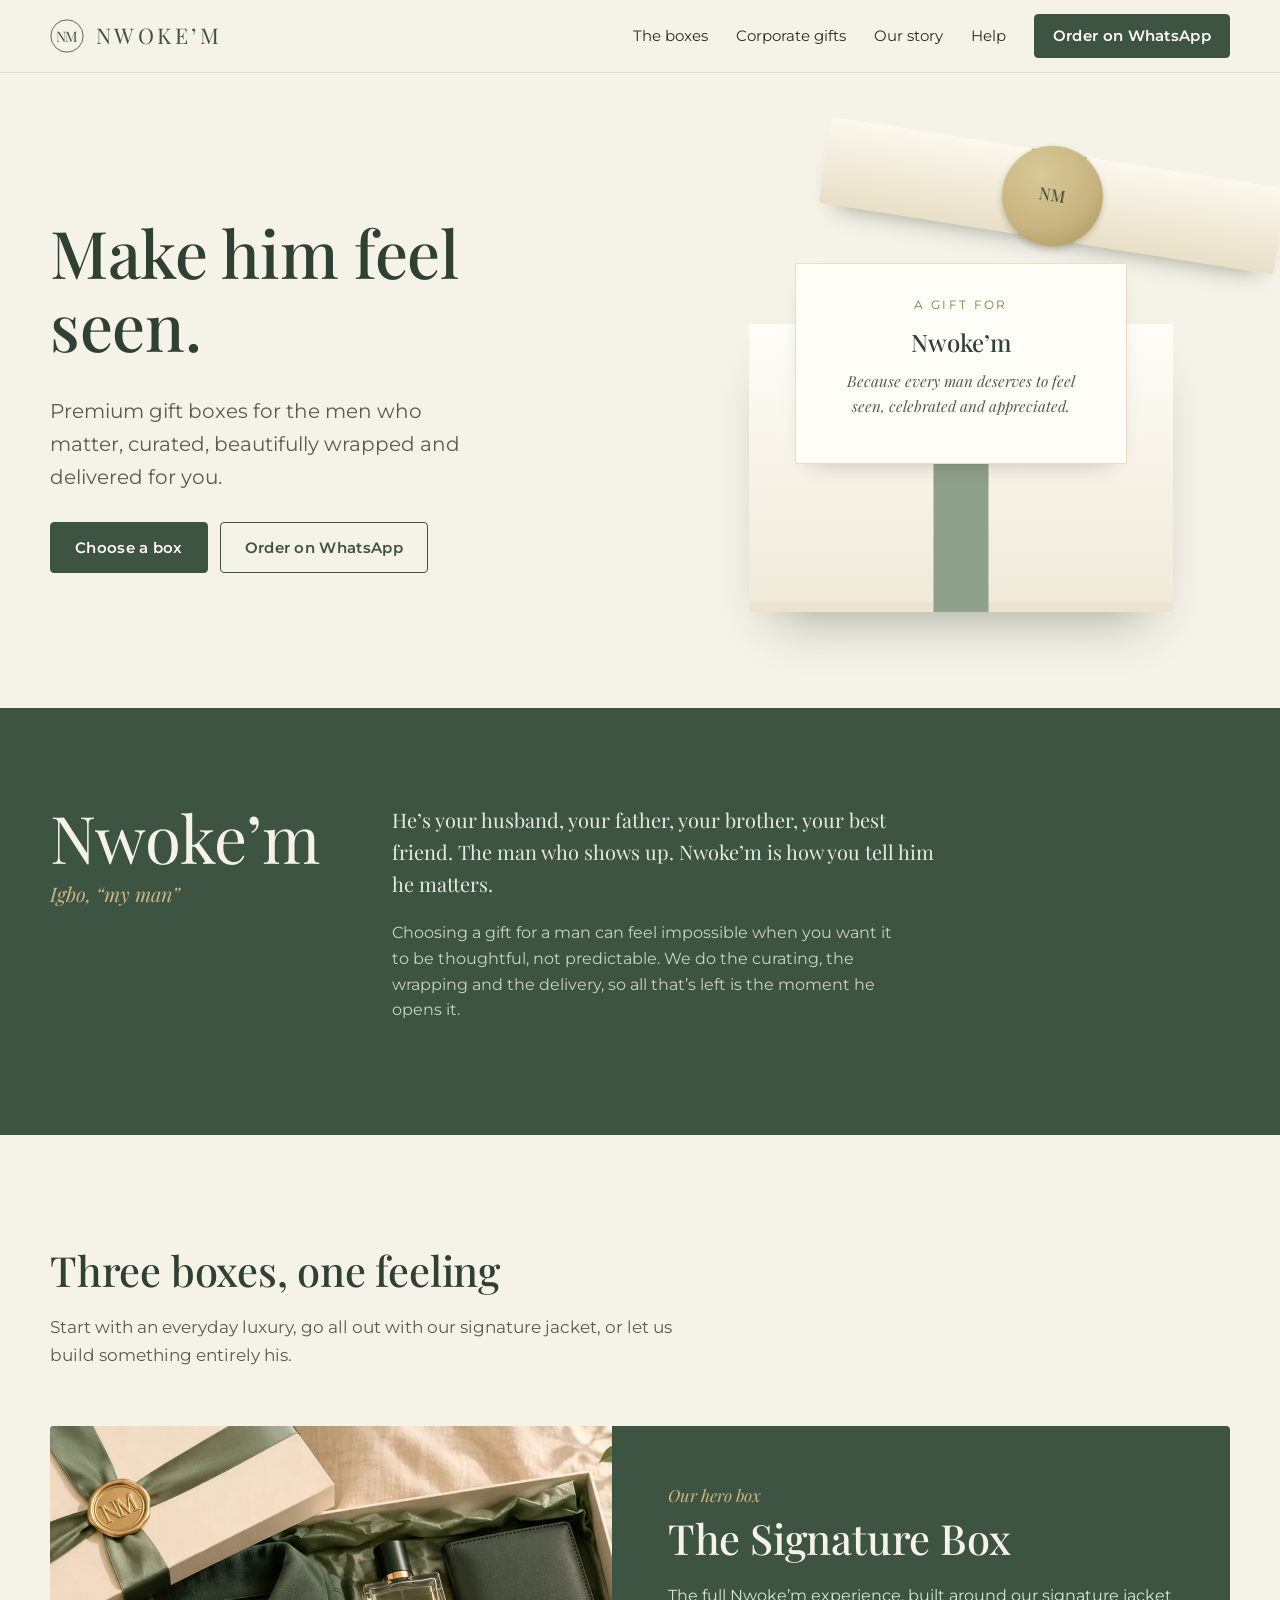
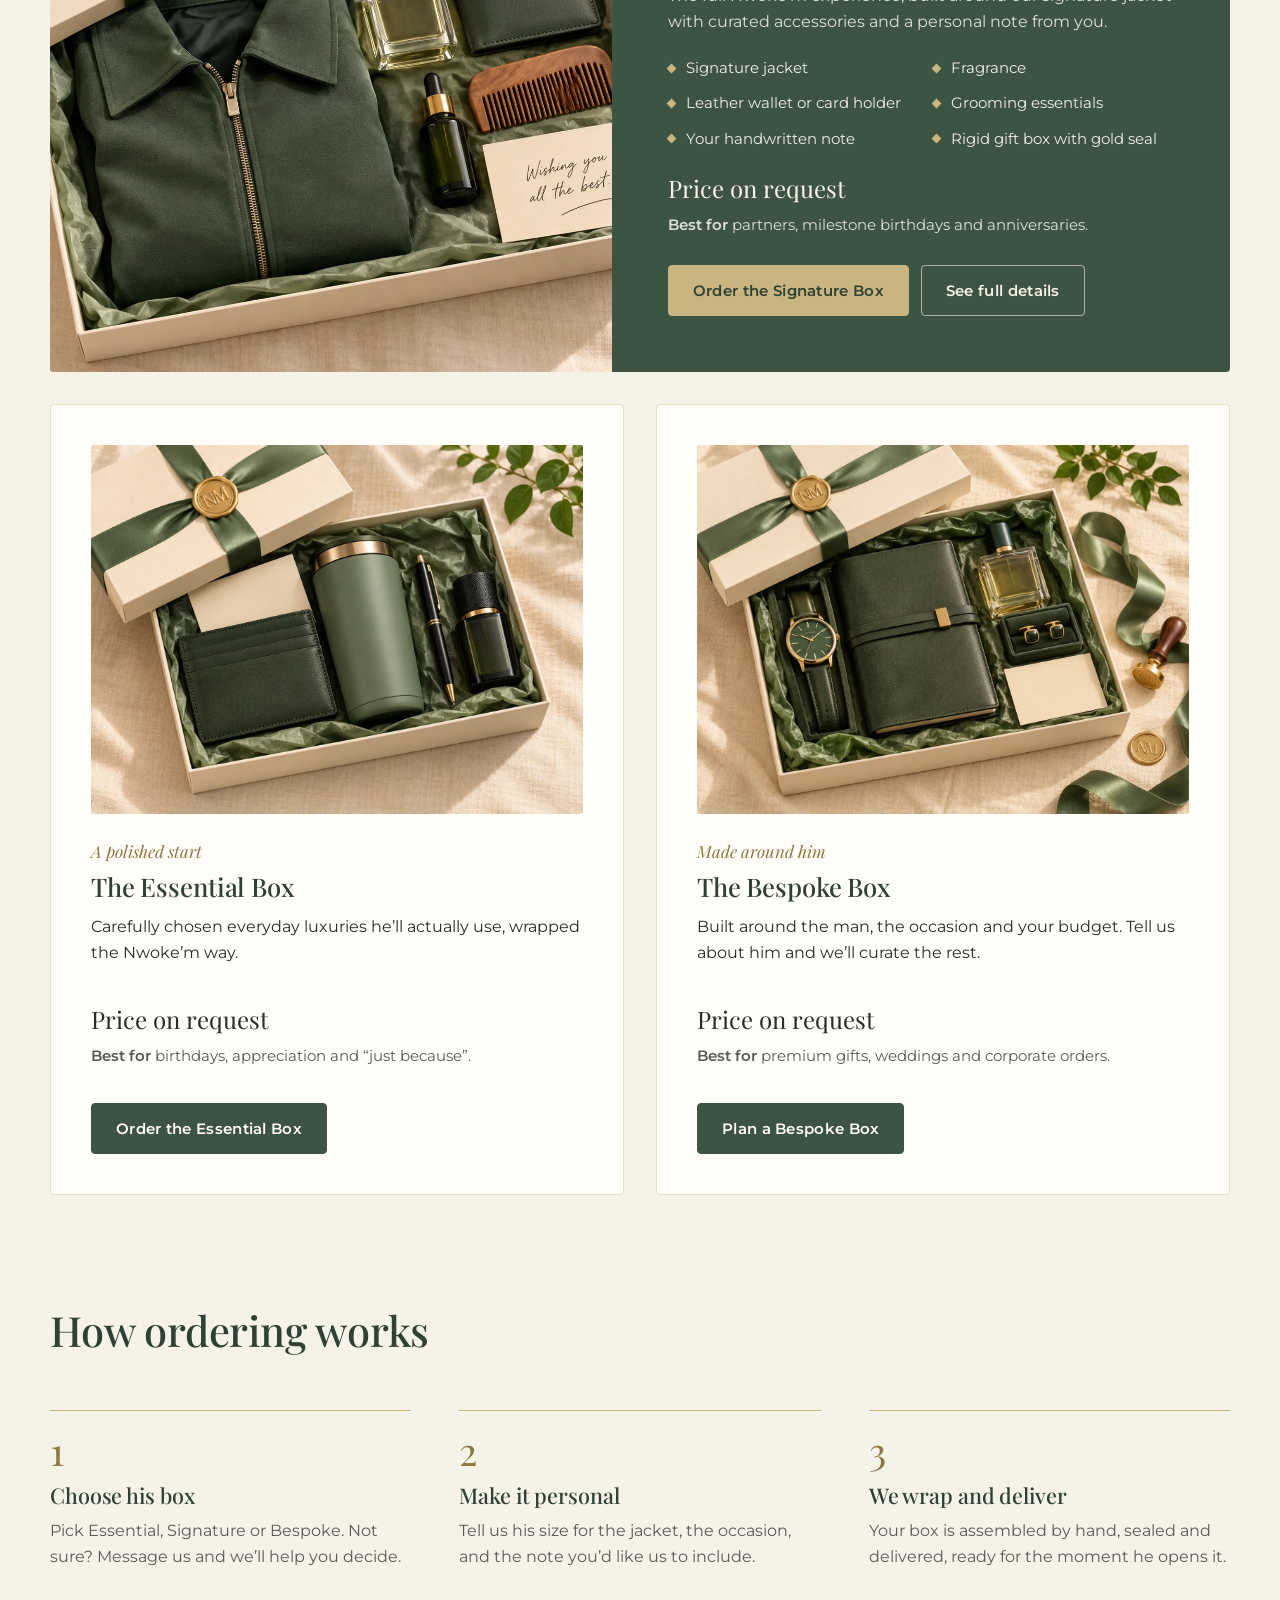
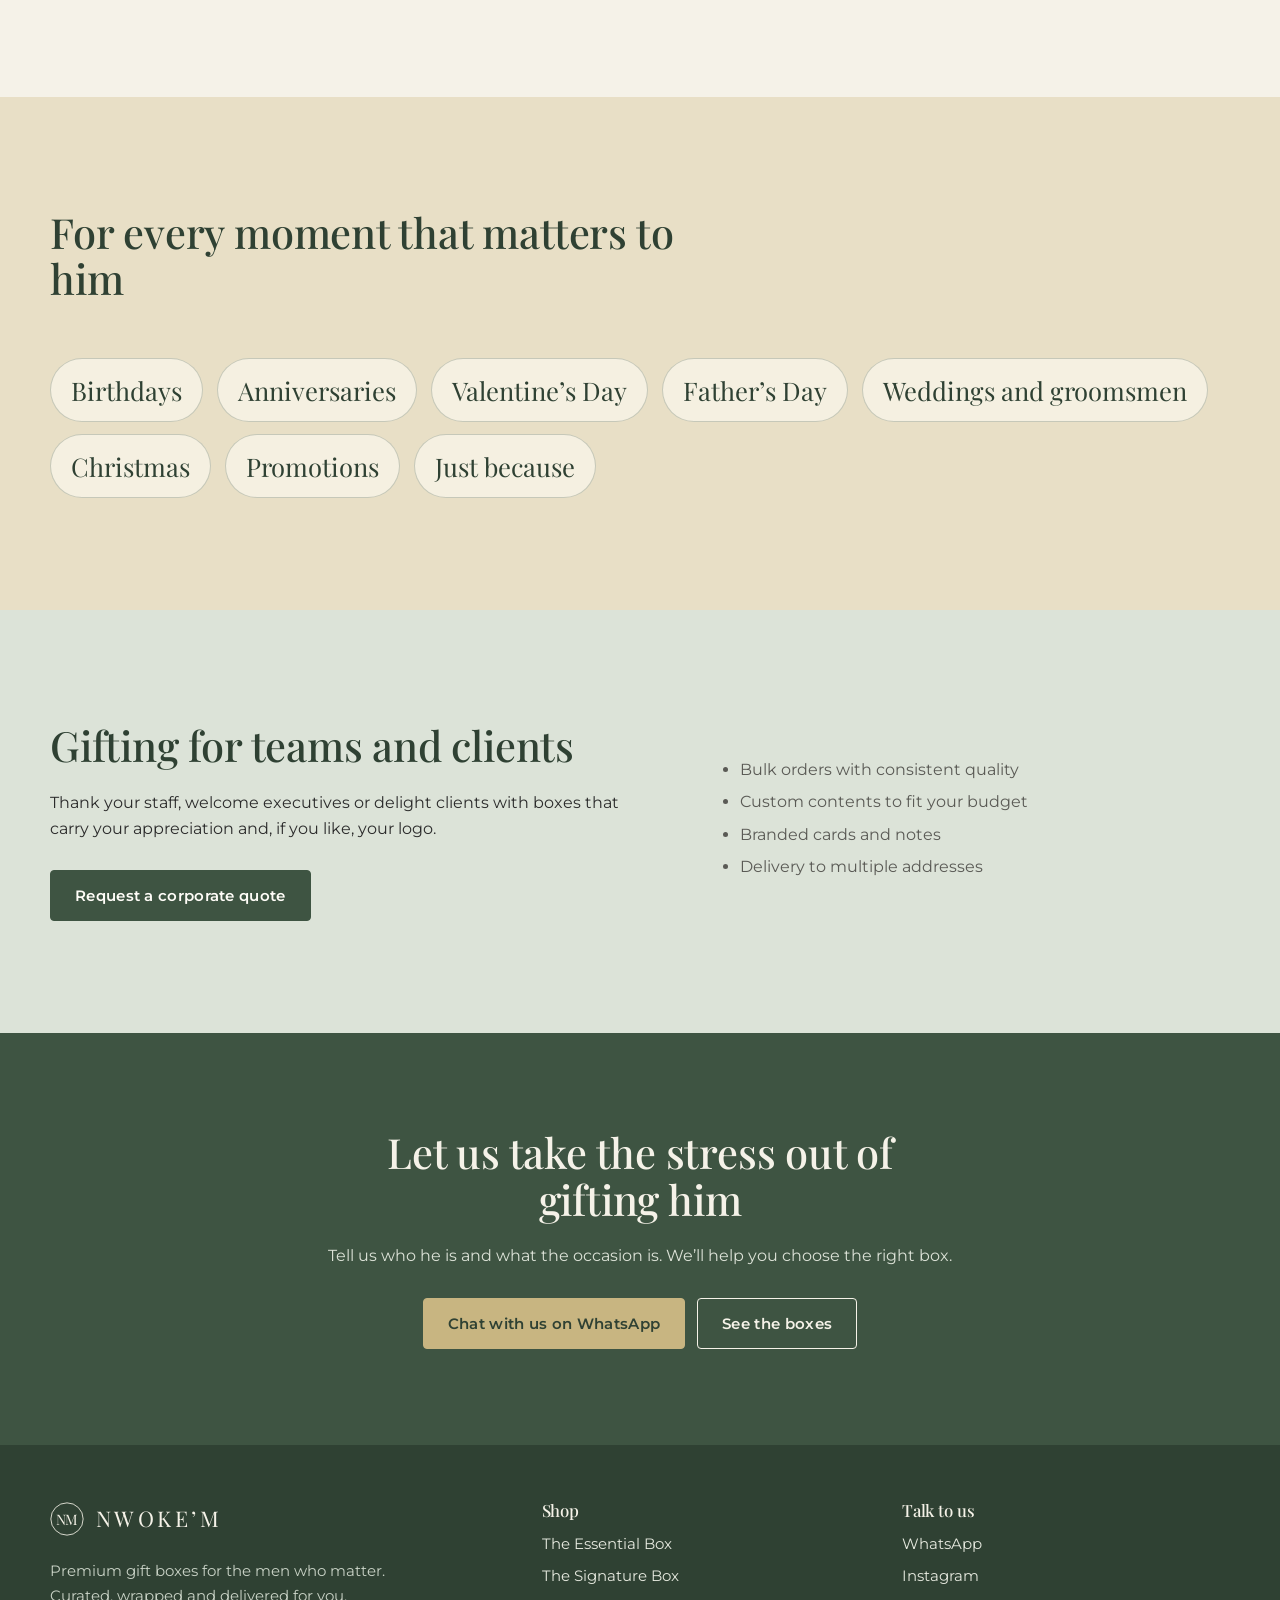
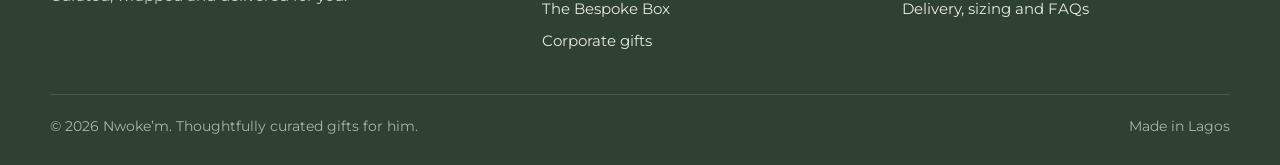
<file: index.html>
<!DOCTYPE html>
<html lang="en">
<head>
<meta charset="UTF-8">
<meta name="viewport" content="width=device-width, initial-scale=1">
<title>Nwoke’m | Premium gift boxes for men</title>
<meta name="description" content="Premium, thoughtfully curated gift boxes for the men who matter. Order the Essential, Signature or Bespoke box in Lagos.">
<meta name="theme-color" content="#3E5442">
<meta property="og:title" content="Nwoke’m | Premium gift boxes for men">
<meta property="og:description" content="Premium, thoughtfully curated gift boxes for the men who matter. Order the Essential, Signature or Bespoke box in Lagos.">
<meta property="og:type" content="website">
<meta property="og:image" content="https://nwokem.co/images/boxes/wrapping.jpg">
<meta name="twitter:card" content="summary_large_image">
<link rel="icon" type="image/svg+xml" href="/images/favicon.svg">
<link rel="preconnect" href="https://fonts.googleapis.com">
<link rel="preconnect" href="https://fonts.gstatic.com" crossorigin>
<link href="https://fonts.googleapis.com/css2?family=Montserrat:wght@400;500;600&family=Playfair+Display:ital,wght@0,400;0,500;1,400&display=swap" rel="stylesheet">
<link rel="stylesheet" href="/css/style.css">
</head>
<body>
<a class="skip" href="#main">Skip to content</a>
<header class="site-header">
  <div class="wrap header-row">
    <a class="wordmark" href="/" aria-label="Nwoke’m home"><svg viewBox="0 0 40 40" aria-hidden="true"><circle cx="20" cy="20" r="19" fill="none" stroke="currentColor" stroke-width="1"/><text x="20" y="26.5" text-anchor="middle" font-family="Playfair Display, Georgia, serif" font-size="17" fill="currentColor" letter-spacing="-1">NM</text></svg><span>Nwoke’m</span></a>
    <button class="menu-toggle" aria-expanded="false" aria-controls="nav">Menu</button>
    <nav class="nav" id="nav" aria-label="Main">
        <a href="/boxes">The boxes</a>
        <a href="/corporate">Corporate gifts</a>
        <a href="/story">Our story</a>
        <a href="/help">Help</a>
        <a class="btn btn-solid" data-wa="Hi Nwoke’m, I’d like to order a gift box.">Order on WhatsApp</a>
    </nav>
  </div>
</header>
<main id="main">
<section class="hero">
  <div class="wrap hero-grid">
    <div class="hero-copy">
      <h1>Make him feel seen.</h1>
      <p class="lede">Premium gift boxes for the men who matter, curated, beautifully wrapped and delivered for you.</p>
      <div class="btn-row">
        <a class="btn btn-solid" href="/boxes">Choose a box</a>
        <a class="btn btn-line" data-wa="Hi Nwoke’m, I’d like to order a gift box.">Order on WhatsApp</a>
      </div>
    </div>
    <div class="hero-art"><div class="giftbox" role="img" aria-label="A cream Nwoke’m gift box with a sage ribbon, its lid lifting to show a message card">
  <div class="base"></div>
  <div class="card"><small>A GIFT FOR</small><strong>Nwoke’m</strong><span>Because every man deserves to feel seen, celebrated and appreciated.</span></div>
  <div class="lid"><div class="seal">NM</div></div>
</div></div>
  </div>
</section>

<section class="meaning" aria-label="What Nwoke’m means">
  <div class="wrap meaning-grid">
    <p class="term">Nwoke’m<em>Igbo, “my man”</em></p>
    <div>
      <p>He’s your husband, your father, your brother, your best friend. The man who shows up. Nwoke’m is how you tell him he matters.</p>
      <p>Choosing a gift for a man can feel impossible when you want it to be thoughtful, not predictable. We do the curating, the wrapping and the delivery, so all that’s left is the moment he opens it.</p>
    </div>
  </div>
</section>

<section class="section" id="boxes">
  <div class="wrap">
    <div class="section-head">
      <h2>Three boxes, one feeling</h2>
      <p>Start with an everyday luxury, go all out with our signature jacket, or let us build something entirely his.</p>
    </div>

    <article class="box-feature">
      <div class="art photo"><picture><source srcset="/images/boxes/signature.webp" type="image/webp"><img src="/images/boxes/signature.jpg" alt="The Signature Box: a deep green jacket, fragrance, leather wallet, beard oil, wooden comb and a handwritten card in a cream box with a sage ribbon and gold NM seal" width="1400" height="1050" loading="lazy" decoding="async"></picture></div>
      <div class="body">
        <span class="tier">Our hero box</span>
        <h3>The Signature Box</h3>
        <p>The full Nwoke’m experience, built around our signature jacket with curated accessories and a personal note from you.</p>
        <ul class="contents">
          <li>Signature jacket</li>
          <li>Fragrance</li>
          <li>Leather wallet or card holder</li>
          <li>Grooming essentials</li>
          <li>Your handwritten note</li>
          <li>Rigid gift box with gold seal</li>
        </ul>
        <span class="price" data-price="signature">Price on request</span>
        <p class="best"><b>Best for</b> partners, milestone birthdays and anniversaries.</p>
        <div class="btn-row">
          <a class="btn btn-gold" data-wa="Hi Nwoke’m, I’d like to order the Signature Box.">Order the Signature Box</a>
          <a class="btn btn-line" style="color:var(--cream);border-color:rgba(245,242,232,.6)" href="/boxes#signature">See full details</a>
        </div>
      </div>
    </article>

    <div class="box-pair">
      <article class="box-small">
        <div class="art photo"><picture><source srcset="/images/boxes/essential.webp" type="image/webp"><img src="/images/boxes/essential.jpg" alt="The Essential Box: a green leather card holder, sage travel mug, black and gold pen and fragrance in a cream box with a sage ribbon and gold NM seal" width="1400" height="1050" loading="lazy" decoding="async"></picture></div>
        <span class="tier">A polished start</span>
        <h3>The Essential Box</h3>
        <p>Carefully chosen everyday luxuries he’ll actually use, wrapped the Nwoke’m way.</p>
        <span class="price" data-price="essential">Price on request</span>
        <p class="best"><b>Best for</b> birthdays, appreciation and “just because”.</p>
        <div class="btn-row">
          <a class="btn btn-solid" data-wa="Hi Nwoke’m, I’d like to order the Essential Box.">Order the Essential Box</a>
        </div>
      </article>
      <article class="box-small">
        <div class="art photo"><picture><source srcset="/images/boxes/bespoke.webp" type="image/webp"><img src="/images/boxes/bespoke.jpg" alt="The Bespoke Box: a green leather watch, leather journal, fragrance, cufflinks and a card, with a sage ribbon and NM wax seal stamp beside the box" width="1400" height="1050" loading="lazy" decoding="async"></picture></div>
        <span class="tier">Made around him</span>
        <h3>The Bespoke Box</h3>
        <p>Built around the man, the occasion and your budget. Tell us about him and we’ll curate the rest.</p>
        <span class="price" data-price="bespoke">Price on request</span>
        <p class="best"><b>Best for</b> premium gifts, weddings and corporate orders.</p>
        <div class="btn-row">
          <a class="btn btn-solid" data-wa="Hi Nwoke’m, I’d like to plan a Bespoke Box.">Plan a Bespoke Box</a>
        </div>
      </article>
    </div>
  </div>
</section>

<section class="section" style="padding-top:0">
  <div class="wrap">
    <div class="section-head">
      <h2>How ordering works</h2>
    </div>
    <ol class="steps">
      <li><h3>Choose his box</h3><p>Pick Essential, Signature or Bespoke. Not sure? Message us and we’ll help you decide.</p></li>
      <li><h3>Make it personal</h3><p>Tell us his size for the jacket, the occasion, and the note you’d like us to include.</p></li>
      <li><h3>We wrap and deliver</h3><p>Your box is assembled by hand, sealed and delivered, ready for the moment he opens it.</p></li>
    </ol>
  </div>
</section>

<section class="section occasions">
  <div class="wrap">
    <div class="section-head">
      <h2>For every moment that matters to him</h2>
    </div>
    <ul class="occasion-list">
      <li>Birthdays</li><li>Anniversaries</li><li>Valentine’s Day</li><li>Father’s Day</li>
      <li>Weddings and groomsmen</li><li>Christmas</li><li>Promotions</li><li>Just because</li>
    </ul>
  </div>
</section>

<section class="section band">
  <div class="wrap band-grid">
    <div>
      <h2>Gifting for teams and clients</h2>
      <p>Thank your staff, welcome executives or delight clients with boxes that carry your appreciation and, if you like, your logo.</p>
      <div class="btn-row"><a class="btn btn-solid" href="/corporate">Request a corporate quote</a></div>
    </div>
    <ul>
      <li>Bulk orders with consistent quality</li>
      <li>Custom contents to fit your budget</li>
      <li>Branded cards and notes</li>
      <li>Delivery to multiple addresses</li>
    </ul>
  </div>
</section>
<section class="cta-strip">
  <div class="wrap">
    <h2>Let us take the stress out of gifting him</h2>
    <p>Tell us who he is and what the occasion is. We’ll help you choose the right box.</p>
    <div class="btn-row">
      <a class="btn btn-gold" data-wa="Hi Nwoke’m, I need help choosing a gift box.">Chat with us on WhatsApp</a>
      <a class="btn btn-line" style="color:var(--cream);border-color:var(--cream)" href="/boxes">See the boxes</a>
    </div>
  </div>
</section>
</main>
<footer class="site-footer">
  <div class="wrap">
    <div class="footer-grid">
      <div>
        <a class="wordmark" href="/" aria-label="Nwoke’m home"><svg viewBox="0 0 40 40" aria-hidden="true"><circle cx="20" cy="20" r="19" fill="none" stroke="currentColor" stroke-width="1"/><text x="20" y="26.5" text-anchor="middle" font-family="Playfair Display, Georgia, serif" font-size="17" fill="currentColor" letter-spacing="-1">NM</text></svg><span>Nwoke’m</span></a>
        <p style="margin-top:16px;max-width:34ch">Premium gift boxes for the men who matter. Curated, wrapped and delivered for you.</p>
      </div>
      <div>
        <h4>Shop</h4>
        <ul>
          <li><a href="/boxes#essential">The Essential Box</a></li>
          <li><a href="/boxes#signature">The Signature Box</a></li>
          <li><a href="/boxes#bespoke">The Bespoke Box</a></li>
          <li><a href="/corporate">Corporate gifts</a></li>
        </ul>
      </div>
      <div>
        <h4>Talk to us</h4>
        <ul>
          <li><a data-wa="Hi Nwoke’m, I have a question.">WhatsApp</a></li>
          <li><a data-social="instagram" href="#">Instagram</a></li>
          <li><a data-social="tiktok" href="#">TikTok</a></li>
          <li><a data-social="email" href="#">Email</a></li>
          <li><a href="/help">Delivery, sizing and FAQs</a></li>
        </ul>
      </div>
    </div>
    <div class="footer-base">
      <span>© <span data-year>2026</span> Nwoke’m. Thoughtfully curated gifts for him.</span>
      <span>Made in Lagos</span>
    </div>
  </div>
</footer>
<script src="/js/config.js"></script>
<script src="/js/main.js"></script>
</body>
</html>
</file>
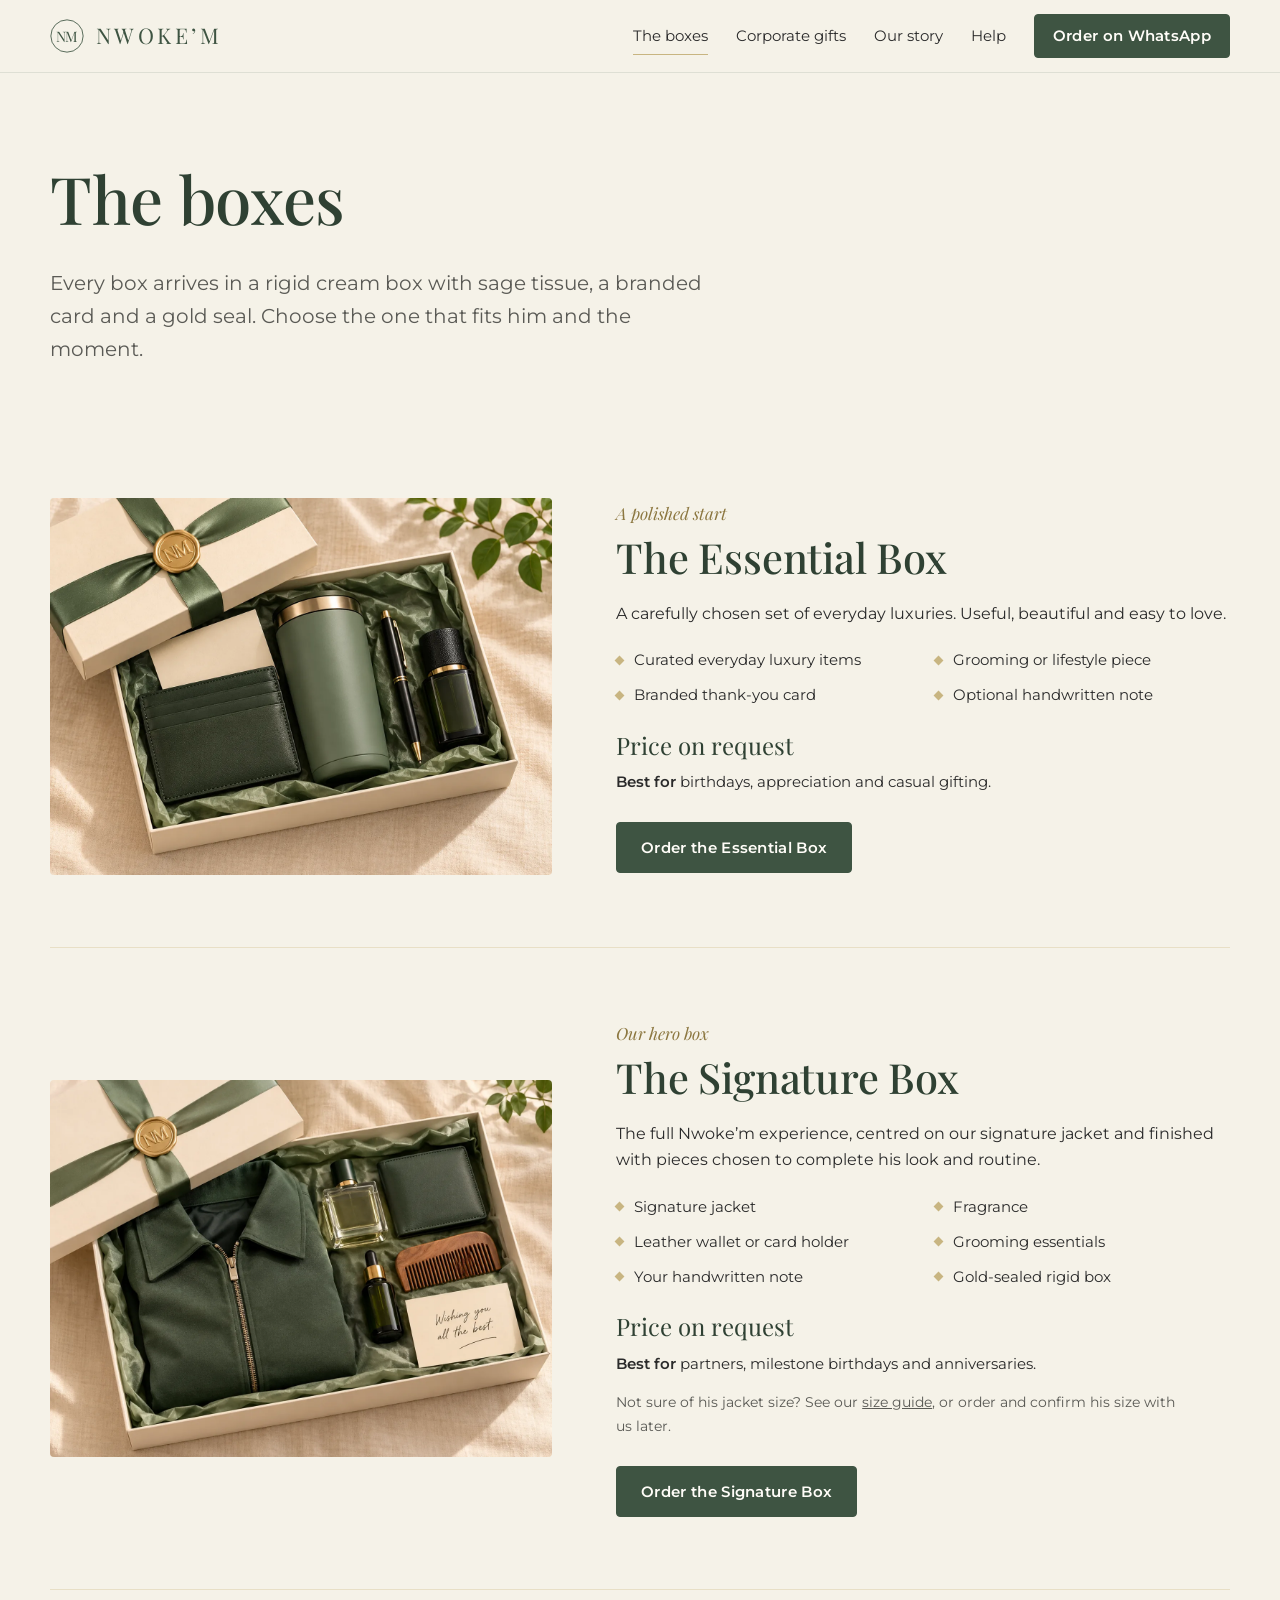
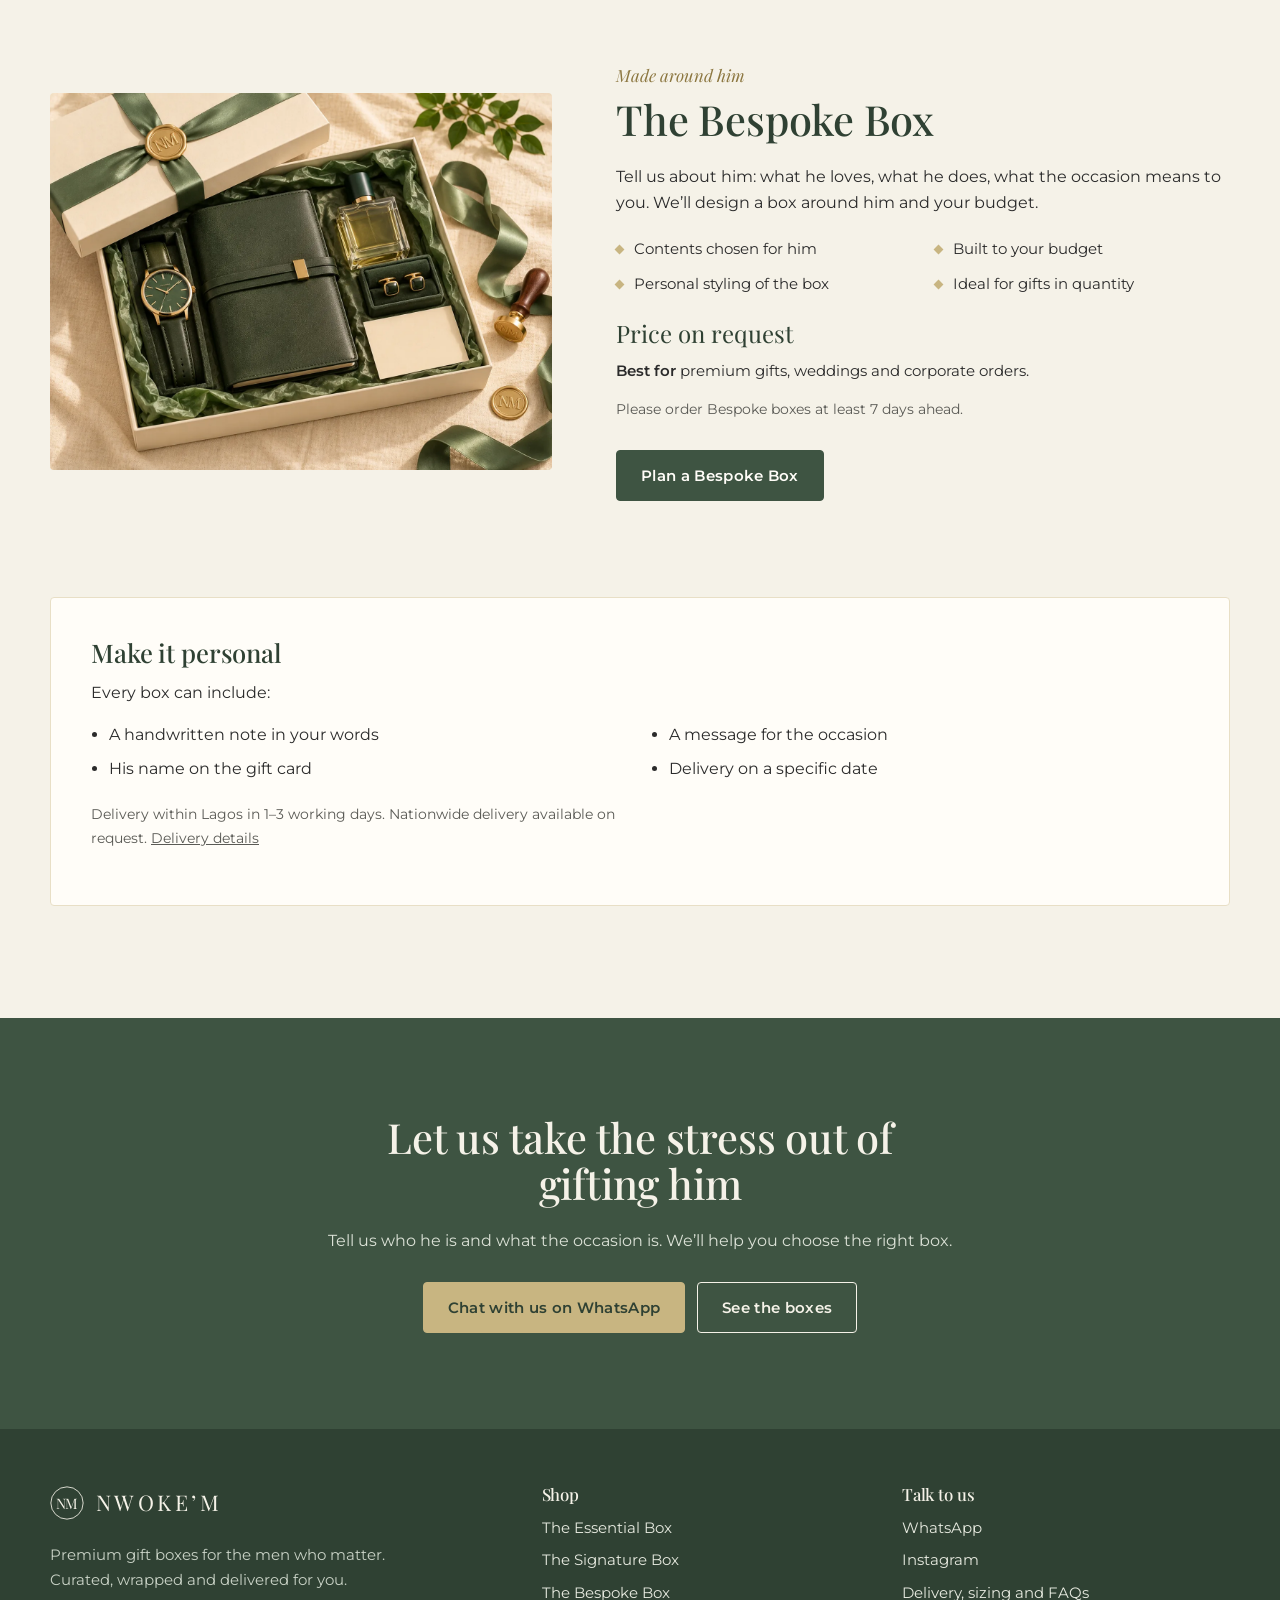
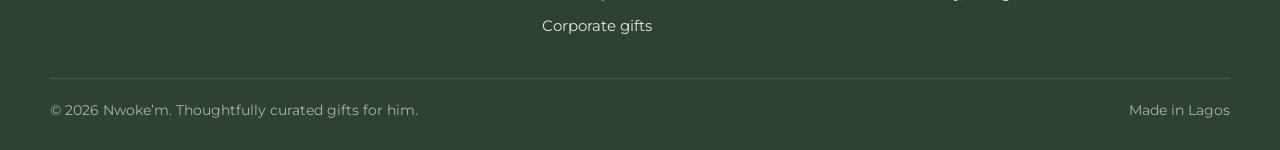
<file: boxes.html>
<!DOCTYPE html>
<html lang="en">
<head>
<meta charset="UTF-8">
<meta name="viewport" content="width=device-width, initial-scale=1">
<title>The boxes | Nwoke’m</title>
<meta name="description" content="Compare the Essential, Signature and Bespoke gift boxes for men: what’s inside, who each is for, and how to order.">
<meta name="theme-color" content="#3E5442">
<meta property="og:title" content="The boxes | Nwoke’m">
<meta property="og:description" content="Compare the Essential, Signature and Bespoke gift boxes for men: what’s inside, who each is for, and how to order.">
<meta property="og:type" content="website">
<meta property="og:image" content="https://nwokem.co/images/boxes/wrapping.jpg">
<meta name="twitter:card" content="summary_large_image">
<link rel="icon" type="image/svg+xml" href="/images/favicon.svg">
<link rel="preconnect" href="https://fonts.googleapis.com">
<link rel="preconnect" href="https://fonts.gstatic.com" crossorigin>
<link href="https://fonts.googleapis.com/css2?family=Montserrat:wght@400;500;600&family=Playfair+Display:ital,wght@0,400;0,500;1,400&display=swap" rel="stylesheet">
<link rel="stylesheet" href="/css/style.css">
</head>
<body>
<a class="skip" href="#main">Skip to content</a>
<header class="site-header">
  <div class="wrap header-row">
    <a class="wordmark" href="/" aria-label="Nwoke’m home"><svg viewBox="0 0 40 40" aria-hidden="true"><circle cx="20" cy="20" r="19" fill="none" stroke="currentColor" stroke-width="1"/><text x="20" y="26.5" text-anchor="middle" font-family="Playfair Display, Georgia, serif" font-size="17" fill="currentColor" letter-spacing="-1">NM</text></svg><span>Nwoke’m</span></a>
    <button class="menu-toggle" aria-expanded="false" aria-controls="nav">Menu</button>
    <nav class="nav" id="nav" aria-label="Main">
        <a href="/boxes" aria-current="page">The boxes</a>
        <a href="/corporate">Corporate gifts</a>
        <a href="/story">Our story</a>
        <a href="/help">Help</a>
        <a class="btn btn-solid" data-wa="Hi Nwoke’m, I’d like to order a gift box.">Order on WhatsApp</a>
    </nav>
  </div>
</header>
<main id="main">
<section class="page-hero">
  <div class="wrap">
    <h1>The boxes</h1>
    <p>Every box arrives in a rigid cream box with sage tissue, a branded card and a gold seal. Choose the one that fits him and the moment.</p>
  </div>
</section>

<section class="section" style="padding-top:0">
  <div class="wrap">
    <article class="detail" id="essential">
      <div class="art photo"><picture><source srcset="/images/boxes/essential.webp" type="image/webp"><img src="/images/boxes/essential.jpg" alt="The Essential Box: a green leather card holder, sage travel mug, black and gold pen and fragrance in a cream box with a sage ribbon and gold NM seal" width="1400" height="1050" loading="lazy" decoding="async"></picture></div>
      <div>
        <span class="tier">A polished start</span>
        <h2>The Essential Box</h2>
        <p>A carefully chosen set of everyday luxuries. Useful, beautiful and easy to love.</p>
        <ul class="contents">
          <li>Curated everyday luxury items</li>
          <li>Grooming or lifestyle piece</li>
          <li>Branded thank-you card</li>
          <li>Optional handwritten note</li>
        </ul>
        <span class="price" data-price="essential">Price on request</span>
        <p class="best"><b>Best for</b> birthdays, appreciation and casual gifting.</p>
        <div class="btn-row"><a class="btn btn-solid" data-wa="Hi Nwoke’m, I’d like to order the Essential Box.">Order the Essential Box</a></div>
      </div>
    </article>

    <article class="detail hero-box" id="signature">
      <div class="art photo"><picture><source srcset="/images/boxes/signature.webp" type="image/webp"><img src="/images/boxes/signature.jpg" alt="The Signature Box: a deep green jacket, fragrance, leather wallet, beard oil, wooden comb and a handwritten card in a cream box with a sage ribbon and gold NM seal" width="1400" height="1050" loading="lazy" decoding="async"></picture></div>
      <div>
        <span class="tier">Our hero box</span>
        <h2>The Signature Box</h2>
        <p>The full Nwoke’m experience, centred on our signature jacket and finished with pieces chosen to complete his look and routine.</p>
        <ul class="contents">
          <li>Signature jacket</li>
          <li>Fragrance</li>
          <li>Leather wallet or card holder</li>
          <li>Grooming essentials</li>
          <li>Your handwritten note</li>
          <li>Gold-sealed rigid box</li>
        </ul>
        <span class="price" data-price="signature">Price on request</span>
        <p class="best"><b>Best for</b> partners, milestone birthdays and anniversaries.</p>
        <p class="note">Not sure of his jacket size? See our <a href="/help#sizing">size guide</a>, or order and confirm his size with us later.</p>
        <div class="btn-row"><a class="btn btn-solid" data-wa="Hi Nwoke’m, I’d like to order the Signature Box. His jacket size is: ">Order the Signature Box</a></div>
      </div>
    </article>

    <article class="detail" id="bespoke">
      <div class="art photo"><picture><source srcset="/images/boxes/bespoke.webp" type="image/webp"><img src="/images/boxes/bespoke.jpg" alt="The Bespoke Box: a green leather watch, leather journal, fragrance, cufflinks and a card, with a sage ribbon and NM wax seal stamp beside the box" width="1400" height="1050" loading="lazy" decoding="async"></picture></div>
      <div>
        <span class="tier">Made around him</span>
        <h2>The Bespoke Box</h2>
        <p>Tell us about him: what he loves, what he does, what the occasion means to you. We’ll design a box around him and your budget.</p>
        <ul class="contents">
          <li>Contents chosen for him</li>
          <li>Built to your budget</li>
          <li>Personal styling of the box</li>
          <li>Ideal for gifts in quantity</li>
        </ul>
        <span class="price" data-price="bespoke">Price on request</span>
        <p class="best"><b>Best for</b> premium gifts, weddings and corporate orders.</p>
        <p class="note" data-setting="bespokeLeadTime">Please order Bespoke boxes at least 7 days ahead.</p>
        <div class="btn-row"><a class="btn btn-solid" data-wa="Hi Nwoke’m, I’d like to plan a Bespoke Box. It’s for: ">Plan a Bespoke Box</a></div>
      </div>
    </article>

    <div class="addons" style="margin-top:24px">
      <h3>Make it personal</h3>
      <p>Every box can include:</p>
      <ul>
        <li>A handwritten note in your words</li>
        <li>His name on the gift card</li>
        <li>A message for the occasion</li>
        <li>Delivery on a specific date</li>
      </ul>
      <p class="note" style="margin-top:12px"><span data-setting="delivery">Delivery within Lagos in 1–3 working days.</span> <a href="/help#delivery">Delivery details</a></p>
    </div>
  </div>
</section>
<section class="cta-strip">
  <div class="wrap">
    <h2>Let us take the stress out of gifting him</h2>
    <p>Tell us who he is and what the occasion is. We’ll help you choose the right box.</p>
    <div class="btn-row">
      <a class="btn btn-gold" data-wa="Hi Nwoke’m, I need help choosing a gift box.">Chat with us on WhatsApp</a>
      <a class="btn btn-line" style="color:var(--cream);border-color:var(--cream)" href="/boxes">See the boxes</a>
    </div>
  </div>
</section>
</main>
<footer class="site-footer">
  <div class="wrap">
    <div class="footer-grid">
      <div>
        <a class="wordmark" href="/" aria-label="Nwoke’m home"><svg viewBox="0 0 40 40" aria-hidden="true"><circle cx="20" cy="20" r="19" fill="none" stroke="currentColor" stroke-width="1"/><text x="20" y="26.5" text-anchor="middle" font-family="Playfair Display, Georgia, serif" font-size="17" fill="currentColor" letter-spacing="-1">NM</text></svg><span>Nwoke’m</span></a>
        <p style="margin-top:16px;max-width:34ch">Premium gift boxes for the men who matter. Curated, wrapped and delivered for you.</p>
      </div>
      <div>
        <h4>Shop</h4>
        <ul>
          <li><a href="/boxes#essential">The Essential Box</a></li>
          <li><a href="/boxes#signature">The Signature Box</a></li>
          <li><a href="/boxes#bespoke">The Bespoke Box</a></li>
          <li><a href="/corporate">Corporate gifts</a></li>
        </ul>
      </div>
      <div>
        <h4>Talk to us</h4>
        <ul>
          <li><a data-wa="Hi Nwoke’m, I have a question.">WhatsApp</a></li>
          <li><a data-social="instagram" href="#">Instagram</a></li>
          <li><a data-social="tiktok" href="#">TikTok</a></li>
          <li><a data-social="email" href="#">Email</a></li>
          <li><a href="/help">Delivery, sizing and FAQs</a></li>
        </ul>
      </div>
    </div>
    <div class="footer-base">
      <span>© <span data-year>2026</span> Nwoke’m. Thoughtfully curated gifts for him.</span>
      <span>Made in Lagos</span>
    </div>
  </div>
</footer>
<script src="/js/config.js"></script>
<script src="/js/main.js"></script>
</body>
</html>
</file>
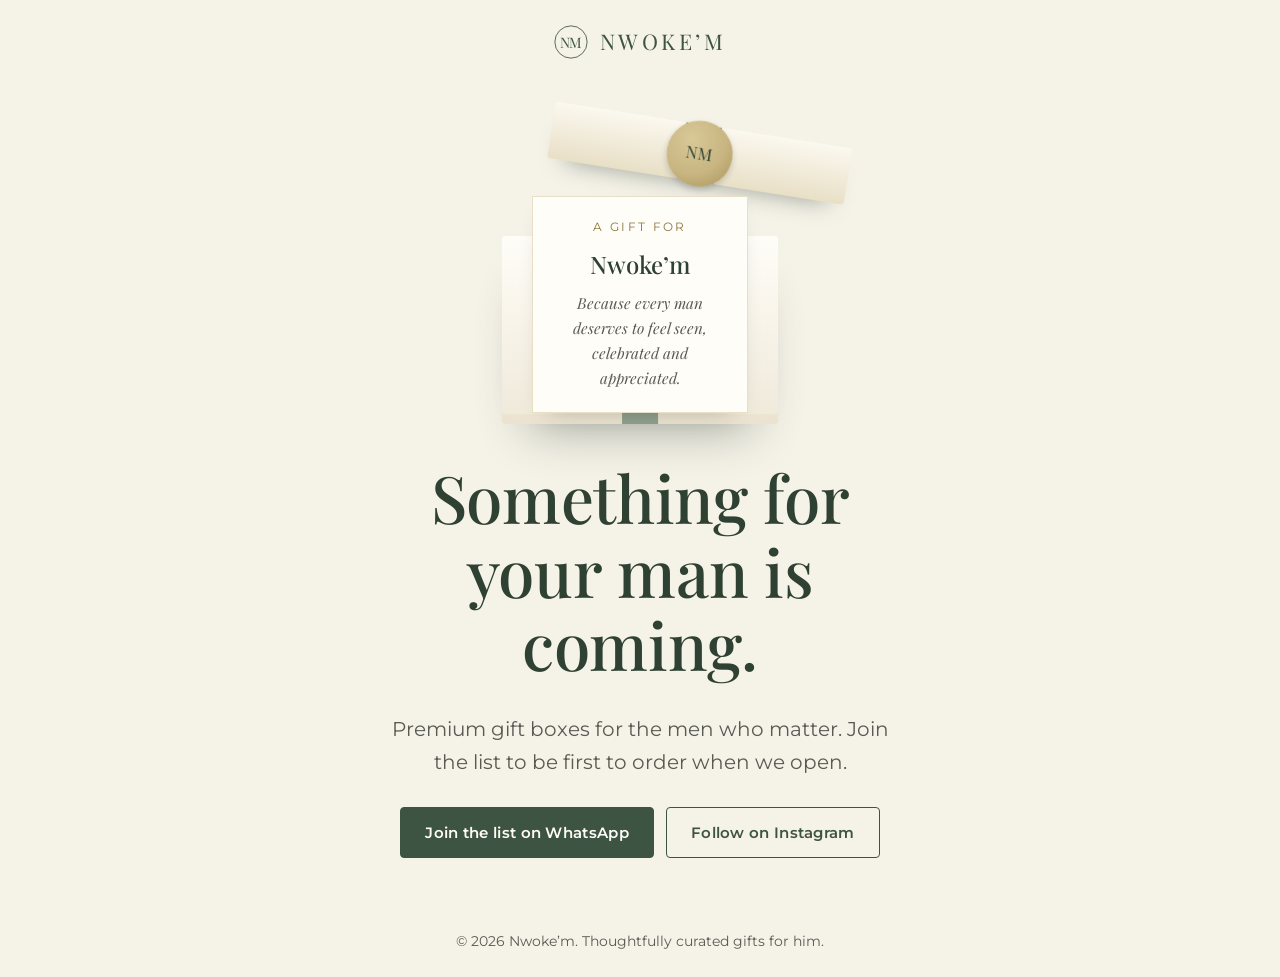
<file: coming-soon.html>
<!DOCTYPE html>
<html lang="en">
<head>
<meta charset="UTF-8">
<meta name="viewport" content="width=device-width, initial-scale=1">
<title>Nwoke’m | Coming soon</title>
<meta name="description" content="Premium gift boxes for the men who matter. Something for your man is coming.">
<meta name="theme-color" content="#3E5442">
<meta property="og:title" content="Nwoke’m | Coming soon">
<meta property="og:description" content="Premium gift boxes for the men who matter. Something for your man is coming.">
<meta property="og:type" content="website">
<meta property="og:image" content="https://nwokem.co/images/boxes/wrapping.jpg">
<meta name="twitter:card" content="summary_large_image">
<link rel="icon" type="image/svg+xml" href="/images/favicon.svg">
<link rel="preconnect" href="https://fonts.googleapis.com">
<link rel="preconnect" href="https://fonts.gstatic.com" crossorigin>
<link href="https://fonts.googleapis.com/css2?family=Montserrat:wght@400;500;600&family=Playfair+Display:ital,wght@0,400;0,500;1,400&display=swap" rel="stylesheet">
<link rel="stylesheet" href="/css/style.css">
</head>
<body>
<div class="soon">
  <div class="soon-top"><span class="wordmark"><svg viewBox="0 0 40 40" aria-hidden="true"><circle cx="20" cy="20" r="19" fill="none" stroke="currentColor" stroke-width="1"/><text x="20" y="26.5" text-anchor="middle" font-family="Playfair Display, Georgia, serif" font-size="17" fill="currentColor" letter-spacing="-1">NM</text></svg><span>Nwoke’m</span></span></div>
  <main class="soon-main" id="main">
    <div class="wrap">
      <div class="giftbox" role="img" aria-label="A cream Nwoke’m gift box with a sage ribbon, its lid lifting to show a message card">
  <div class="base"></div>
  <div class="card"><small>A GIFT FOR</small><strong>Nwoke’m</strong><span>Because every man deserves to feel seen, celebrated and appreciated.</span></div>
  <div class="lid"><div class="seal">NM</div></div>
</div>
      <h1>Something for your man is coming.</h1>
      <p>Premium gift boxes for the men who matter. Join the list to be first to order when we open.</p>
      <div class="btn-row">
        <a class="btn btn-solid" data-wa="Hi Nwoke’m, please add me to the launch list.">Join the list on WhatsApp</a>
        <a class="btn btn-line" data-social="instagram" href="#">Follow on Instagram</a>
      </div>
    </div>
  </main>
  <div class="soon-foot">© <span data-year>2026</span> Nwoke’m. Thoughtfully curated gifts for him.</div>
</div>
<script src="/js/config.js"></script>
<script src="/js/main.js"></script>
</body>
</html>
</file>
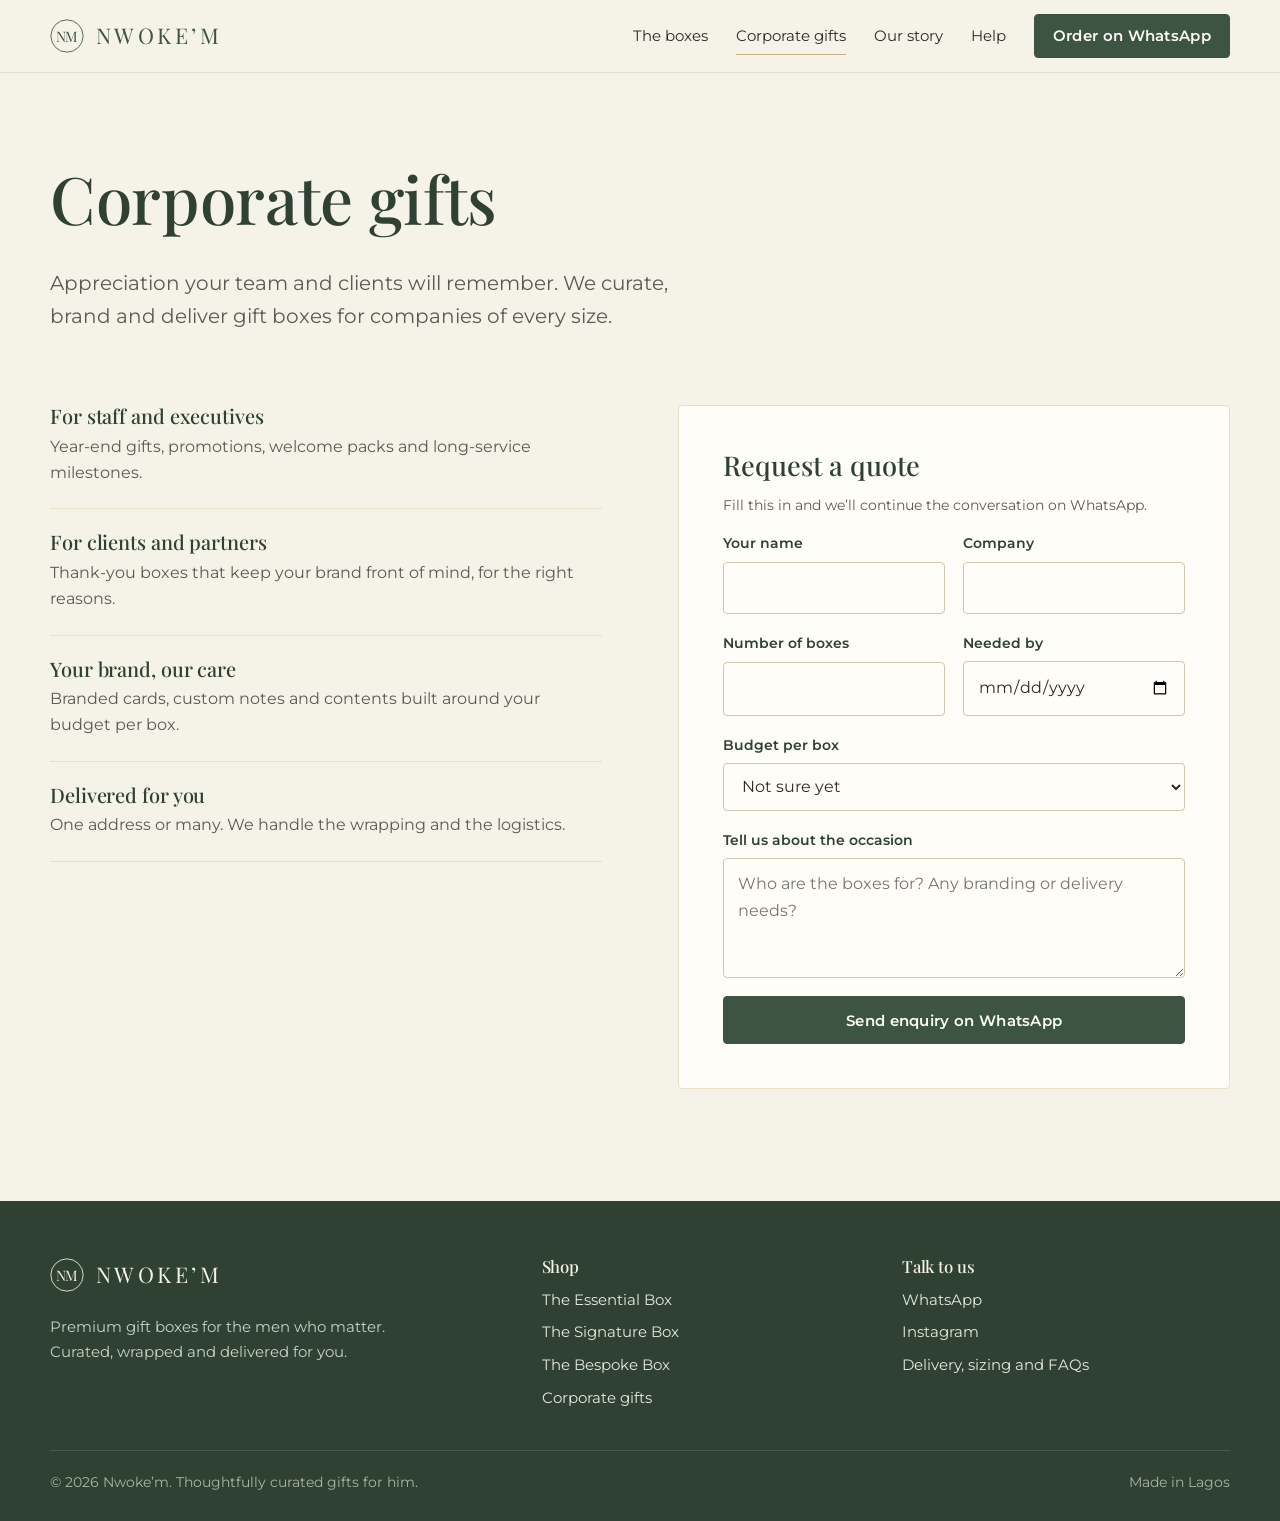
<file: corporate.html>
<!DOCTYPE html>
<html lang="en">
<head>
<meta charset="UTF-8">
<meta name="viewport" content="width=device-width, initial-scale=1">
<title>Corporate gifts | Nwoke’m</title>
<meta name="description" content="Curated, branded gift boxes for staff, executives and clients. Request a corporate gifting quote from Nwoke’m.">
<meta name="theme-color" content="#3E5442">
<meta property="og:title" content="Corporate gifts | Nwoke’m">
<meta property="og:description" content="Curated, branded gift boxes for staff, executives and clients. Request a corporate gifting quote from Nwoke’m.">
<meta property="og:type" content="website">
<meta property="og:image" content="https://nwokem.co/images/boxes/wrapping.jpg">
<meta name="twitter:card" content="summary_large_image">
<link rel="icon" type="image/svg+xml" href="/images/favicon.svg">
<link rel="preconnect" href="https://fonts.googleapis.com">
<link rel="preconnect" href="https://fonts.gstatic.com" crossorigin>
<link href="https://fonts.googleapis.com/css2?family=Montserrat:wght@400;500;600&family=Playfair+Display:ital,wght@0,400;0,500;1,400&display=swap" rel="stylesheet">
<link rel="stylesheet" href="/css/style.css">
</head>
<body>
<a class="skip" href="#main">Skip to content</a>
<header class="site-header">
  <div class="wrap header-row">
    <a class="wordmark" href="/" aria-label="Nwoke’m home"><svg viewBox="0 0 40 40" aria-hidden="true"><circle cx="20" cy="20" r="19" fill="none" stroke="currentColor" stroke-width="1"/><text x="20" y="26.5" text-anchor="middle" font-family="Playfair Display, Georgia, serif" font-size="17" fill="currentColor" letter-spacing="-1">NM</text></svg><span>Nwoke’m</span></a>
    <button class="menu-toggle" aria-expanded="false" aria-controls="nav">Menu</button>
    <nav class="nav" id="nav" aria-label="Main">
        <a href="/boxes">The boxes</a>
        <a href="/corporate" aria-current="page">Corporate gifts</a>
        <a href="/story">Our story</a>
        <a href="/help">Help</a>
        <a class="btn btn-solid" data-wa="Hi Nwoke’m, I’d like to order a gift box.">Order on WhatsApp</a>
    </nav>
  </div>
</header>
<main id="main">
<section class="page-hero">
  <div class="wrap">
    <h1>Corporate gifts</h1>
    <p>Appreciation your team and clients will remember. We curate, brand and deliver gift boxes for companies of every size.</p>
  </div>
</section>
<section class="section" style="padding-top:12px">
  <div class="wrap split">
    <div>
      <ul class="values">
        <li><h3>For staff and executives</h3><p>Year-end gifts, promotions, welcome packs and long-service milestones.</p></li>
        <li><h3>For clients and partners</h3><p>Thank-you boxes that keep your brand front of mind, for the right reasons.</p></li>
        <li><h3>Your brand, our care</h3><p>Branded cards, custom notes and contents built around your budget per box.</p></li>
        <li><h3>Delivered for you</h3><p>One address or many. We handle the wrapping and the logistics.</p></li>
      </ul>
    </div>
    <div class="form-card">
      <h2 style="font-size:1.7rem">Request a quote</h2>
      <p class="note">Fill this in and we’ll continue the conversation on WhatsApp.</p>
      <form class="form" data-wa-form="Hi Nwoke’m, I’d like a corporate gifting quote." novalidate>
        <div class="row">
          <div class="field"><label for="c-name">Your name</label><input id="c-name" name="name" required autocomplete="name"></div>
          <div class="field"><label for="c-company">Company</label><input id="c-company" name="company" required autocomplete="organization"></div>
        </div>
        <div class="row">
          <div class="field"><label for="c-qty">Number of boxes</label><input id="c-qty" name="quantity" type="number" min="1" inputmode="numeric" required></div>
          <div class="field"><label for="c-date">Needed by</label><input id="c-date" name="date" type="date"></div>
        </div>
        <div class="field"><label for="c-budget">Budget per box</label>
          <select id="c-budget" name="budget">
            <option value="">Not sure yet</option>
            <option>Essential range</option>
            <option>Signature range</option>
            <option>Custom budget</option>
          </select>
        </div>
        <div class="field"><label for="c-notes">Tell us about the occasion</label><textarea id="c-notes" name="notes" placeholder="Who are the boxes for? Any branding or delivery needs?"></textarea></div>
        <button class="btn btn-solid" type="submit">Send enquiry on WhatsApp</button>
        <p class="form-done" hidden>WhatsApp has opened with your enquiry. Press send there and we’ll reply shortly.</p>
      </form>
    </div>
  </div>
</section>
</main>
<footer class="site-footer">
  <div class="wrap">
    <div class="footer-grid">
      <div>
        <a class="wordmark" href="/" aria-label="Nwoke’m home"><svg viewBox="0 0 40 40" aria-hidden="true"><circle cx="20" cy="20" r="19" fill="none" stroke="currentColor" stroke-width="1"/><text x="20" y="26.5" text-anchor="middle" font-family="Playfair Display, Georgia, serif" font-size="17" fill="currentColor" letter-spacing="-1">NM</text></svg><span>Nwoke’m</span></a>
        <p style="margin-top:16px;max-width:34ch">Premium gift boxes for the men who matter. Curated, wrapped and delivered for you.</p>
      </div>
      <div>
        <h4>Shop</h4>
        <ul>
          <li><a href="/boxes#essential">The Essential Box</a></li>
          <li><a href="/boxes#signature">The Signature Box</a></li>
          <li><a href="/boxes#bespoke">The Bespoke Box</a></li>
          <li><a href="/corporate">Corporate gifts</a></li>
        </ul>
      </div>
      <div>
        <h4>Talk to us</h4>
        <ul>
          <li><a data-wa="Hi Nwoke’m, I have a question.">WhatsApp</a></li>
          <li><a data-social="instagram" href="#">Instagram</a></li>
          <li><a data-social="tiktok" href="#">TikTok</a></li>
          <li><a data-social="email" href="#">Email</a></li>
          <li><a href="/help">Delivery, sizing and FAQs</a></li>
        </ul>
      </div>
    </div>
    <div class="footer-base">
      <span>© <span data-year>2026</span> Nwoke’m. Thoughtfully curated gifts for him.</span>
      <span>Made in Lagos</span>
    </div>
  </div>
</footer>
<script src="/js/config.js"></script>
<script src="/js/main.js"></script>
</body>
</html>
</file>
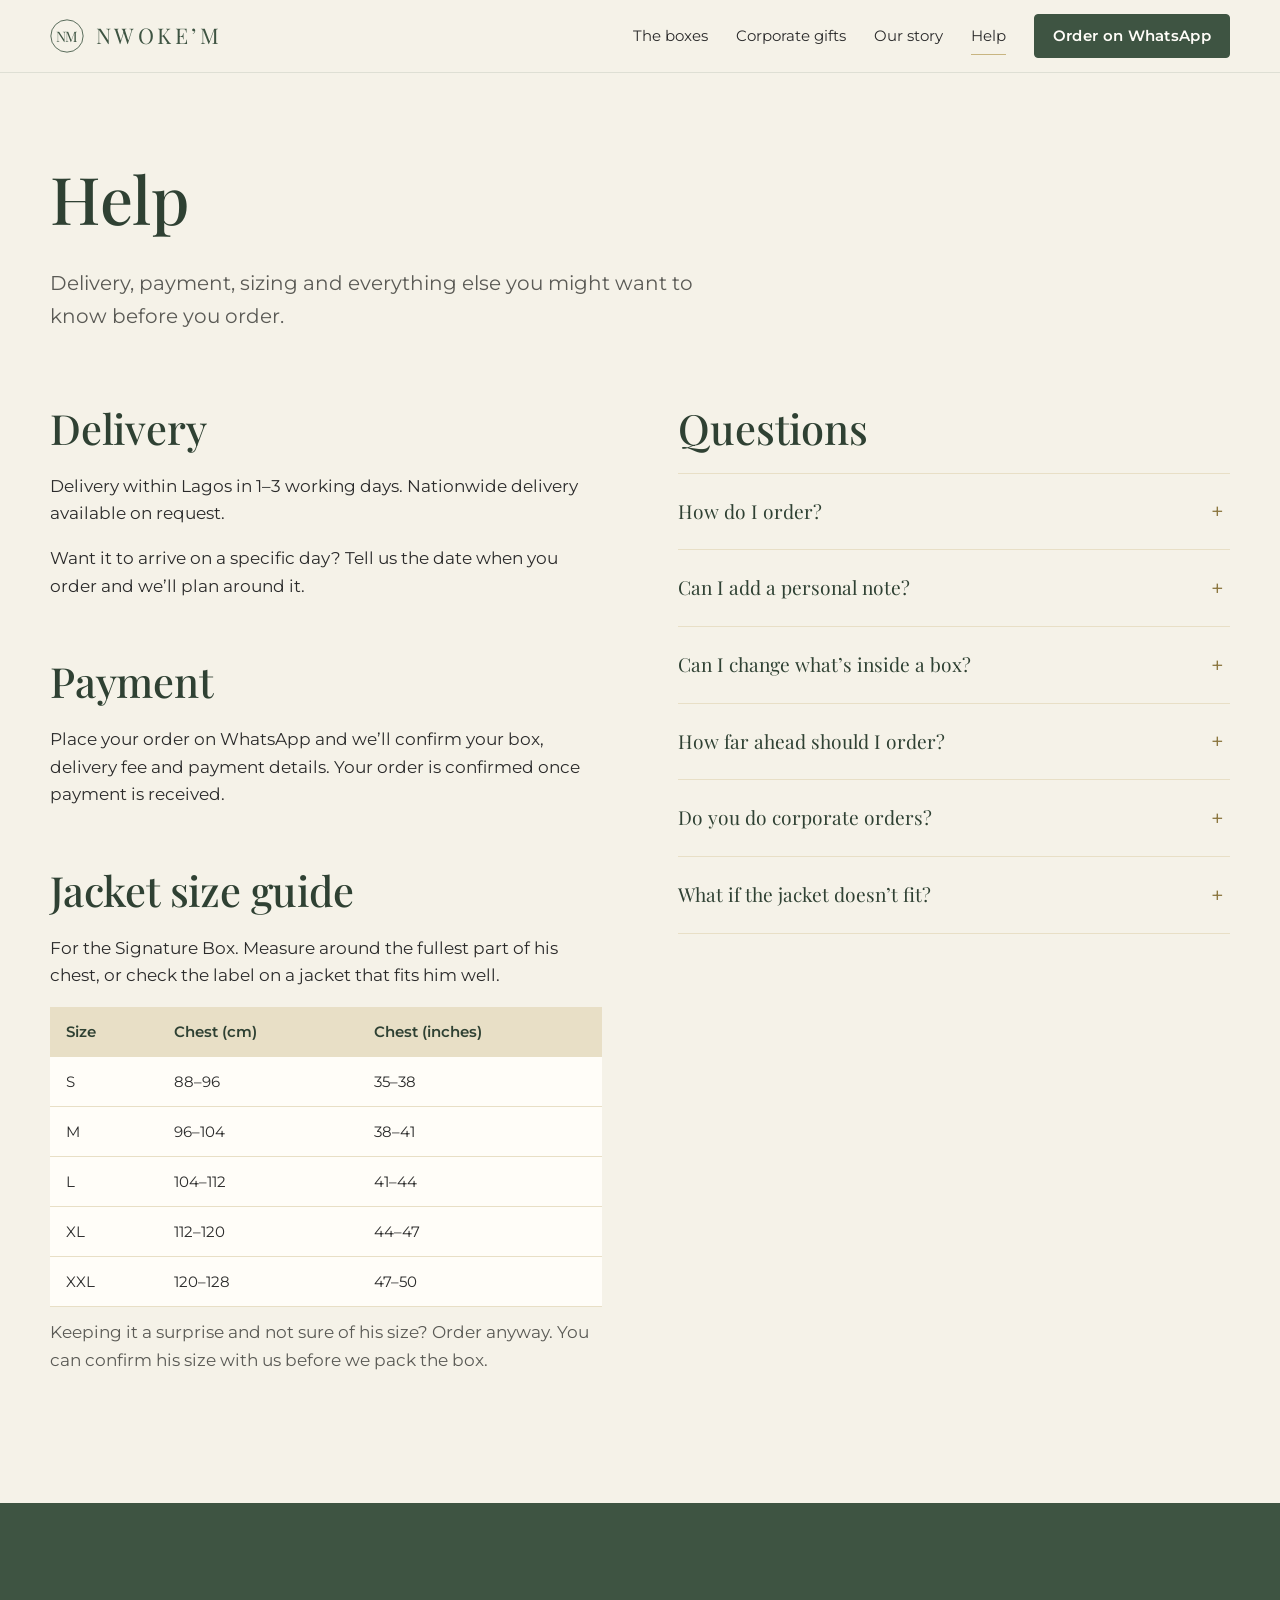
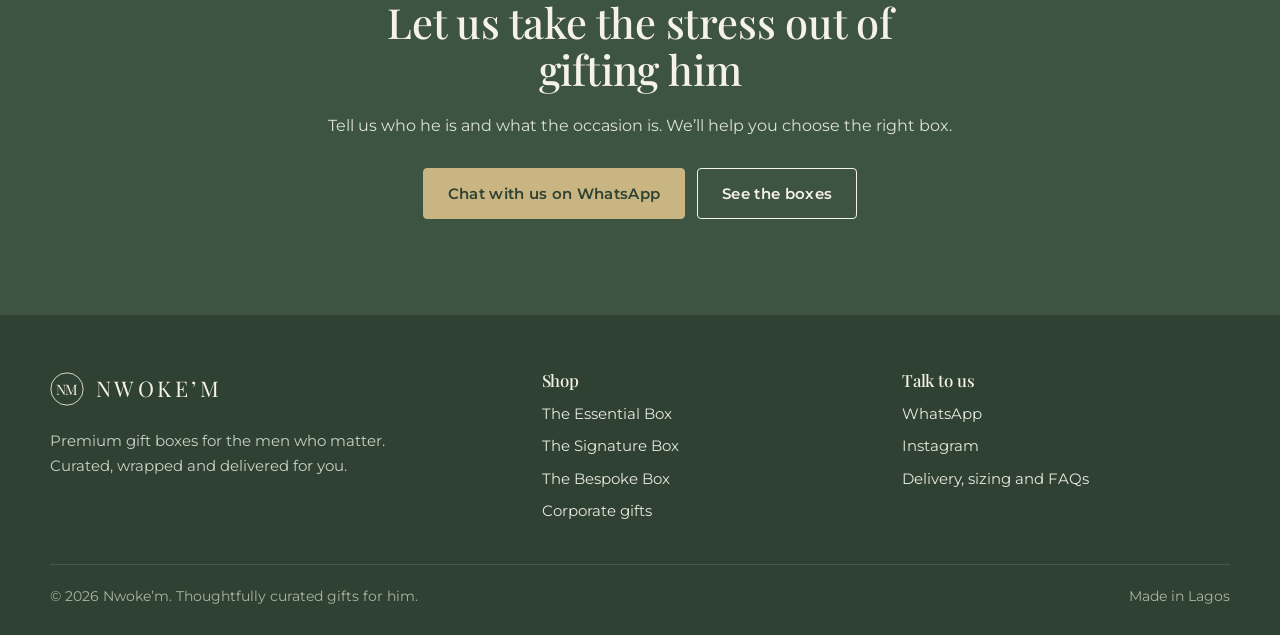
<file: help.html>
<!DOCTYPE html>
<html lang="en">
<head>
<meta charset="UTF-8">
<meta name="viewport" content="width=device-width, initial-scale=1">
<title>Help: delivery, sizing and FAQs | Nwoke’m</title>
<meta name="description" content="Delivery, payment, jacket sizing and answers to common questions about ordering a Nwoke’m gift box.">
<meta name="theme-color" content="#3E5442">
<meta property="og:title" content="Help: delivery, sizing and FAQs | Nwoke’m">
<meta property="og:description" content="Delivery, payment, jacket sizing and answers to common questions about ordering a Nwoke’m gift box.">
<meta property="og:type" content="website">
<meta property="og:image" content="https://nwokem.co/images/boxes/wrapping.jpg">
<meta name="twitter:card" content="summary_large_image">
<link rel="icon" type="image/svg+xml" href="/images/favicon.svg">
<link rel="preconnect" href="https://fonts.googleapis.com">
<link rel="preconnect" href="https://fonts.gstatic.com" crossorigin>
<link href="https://fonts.googleapis.com/css2?family=Montserrat:wght@400;500;600&family=Playfair+Display:ital,wght@0,400;0,500;1,400&display=swap" rel="stylesheet">
<link rel="stylesheet" href="/css/style.css">
</head>
<body>
<a class="skip" href="#main">Skip to content</a>
<header class="site-header">
  <div class="wrap header-row">
    <a class="wordmark" href="/" aria-label="Nwoke’m home"><svg viewBox="0 0 40 40" aria-hidden="true"><circle cx="20" cy="20" r="19" fill="none" stroke="currentColor" stroke-width="1"/><text x="20" y="26.5" text-anchor="middle" font-family="Playfair Display, Georgia, serif" font-size="17" fill="currentColor" letter-spacing="-1">NM</text></svg><span>Nwoke’m</span></a>
    <button class="menu-toggle" aria-expanded="false" aria-controls="nav">Menu</button>
    <nav class="nav" id="nav" aria-label="Main">
        <a href="/boxes">The boxes</a>
        <a href="/corporate">Corporate gifts</a>
        <a href="/story">Our story</a>
        <a href="/help" aria-current="page">Help</a>
        <a class="btn btn-solid" data-wa="Hi Nwoke’m, I’d like to order a gift box.">Order on WhatsApp</a>
    </nav>
  </div>
</header>
<main id="main">
<section class="page-hero">
  <div class="wrap">
    <h1>Help</h1>
    <p>Delivery, payment, sizing and everything else you might want to know before you order.</p>
  </div>
</section>
<section class="section" style="padding-top:12px">
  <div class="wrap split">
    <div class="prose">
      <h2 id="delivery">Delivery</h2>
      <p data-setting="delivery">Delivery within Lagos in 1–3 working days. Nationwide delivery available on request.</p>
      <p>Want it to arrive on a specific day? Tell us the date when you order and we’ll plan around it.</p>

      <h2 id="payment">Payment</h2>
      <p>Place your order on WhatsApp and we’ll confirm your box, delivery fee and payment details. Your order is confirmed once payment is received.</p>

      <h2 id="sizing">Jacket size guide</h2>
      <p>For the Signature Box. Measure around the fullest part of his chest, or check the label on a jacket that fits him well.</p>
      <div class="table-wrap">
        <!-- Replace these measurements with your jacket supplier’s exact sizing. -->
        <table class="sizes">
          <thead><tr><th>Size</th><th>Chest (cm)</th><th>Chest (inches)</th></tr></thead>
          <tbody>
            <tr><td>S</td><td>88–96</td><td>35–38</td></tr>
            <tr><td>M</td><td>96–104</td><td>38–41</td></tr>
            <tr><td>L</td><td>104–112</td><td>41–44</td></tr>
            <tr><td>XL</td><td>112–120</td><td>44–47</td></tr>
            <tr><td>XXL</td><td>120–128</td><td>47–50</td></tr>
          </tbody>
        </table>
      </div>
      <p class="note" style="margin-top:12px">Keeping it a surprise and not sure of his size? Order anyway. You can confirm his size with us before we pack the box.</p>
    </div>
    <div>
      <h2>Questions</h2>
      <div class="faq">
        <details><summary>How do I order?</summary><p>Choose a box and tap the order button. It opens WhatsApp with your order ready to send, and we’ll take it from there.</p></details>
        <details><summary>Can I add a personal note?</summary><p>Yes. Every box can include a handwritten note in your words at no extra cost.</p></details>
        <details><summary>Can I change what’s inside a box?</summary><p>Our Essential and Signature boxes are curated sets. If you’d like something different, the Bespoke Box is built entirely around him.</p></details>
        <details><summary>How far ahead should I order?</summary><p>For Essential and Signature boxes, a few days is usually enough. <span data-setting="bespokeLeadTime">Please order Bespoke boxes at least 7 days ahead.</span> Busy seasons like Valentine’s and Christmas book up early.</p></details>
        <details><summary>Do you do corporate orders?</summary><p>Yes. Visit our <a href="/corporate">corporate gifts</a> page to request a quote.</p></details>
        <details><summary>What if the jacket doesn’t fit?</summary><p>Message us on WhatsApp within a few days of delivery and we’ll help you arrange an exchange, subject to availability.</p></details>
      </div>
    </div>
  </div>
</section>
<section class="cta-strip">
  <div class="wrap">
    <h2>Let us take the stress out of gifting him</h2>
    <p>Tell us who he is and what the occasion is. We’ll help you choose the right box.</p>
    <div class="btn-row">
      <a class="btn btn-gold" data-wa="Hi Nwoke’m, I need help choosing a gift box.">Chat with us on WhatsApp</a>
      <a class="btn btn-line" style="color:var(--cream);border-color:var(--cream)" href="/boxes">See the boxes</a>
    </div>
  </div>
</section>
</main>
<footer class="site-footer">
  <div class="wrap">
    <div class="footer-grid">
      <div>
        <a class="wordmark" href="/" aria-label="Nwoke’m home"><svg viewBox="0 0 40 40" aria-hidden="true"><circle cx="20" cy="20" r="19" fill="none" stroke="currentColor" stroke-width="1"/><text x="20" y="26.5" text-anchor="middle" font-family="Playfair Display, Georgia, serif" font-size="17" fill="currentColor" letter-spacing="-1">NM</text></svg><span>Nwoke’m</span></a>
        <p style="margin-top:16px;max-width:34ch">Premium gift boxes for the men who matter. Curated, wrapped and delivered for you.</p>
      </div>
      <div>
        <h4>Shop</h4>
        <ul>
          <li><a href="/boxes#essential">The Essential Box</a></li>
          <li><a href="/boxes#signature">The Signature Box</a></li>
          <li><a href="/boxes#bespoke">The Bespoke Box</a></li>
          <li><a href="/corporate">Corporate gifts</a></li>
        </ul>
      </div>
      <div>
        <h4>Talk to us</h4>
        <ul>
          <li><a data-wa="Hi Nwoke’m, I have a question.">WhatsApp</a></li>
          <li><a data-social="instagram" href="#">Instagram</a></li>
          <li><a data-social="tiktok" href="#">TikTok</a></li>
          <li><a data-social="email" href="#">Email</a></li>
          <li><a href="/help">Delivery, sizing and FAQs</a></li>
        </ul>
      </div>
    </div>
    <div class="footer-base">
      <span>© <span data-year>2026</span> Nwoke’m. Thoughtfully curated gifts for him.</span>
      <span>Made in Lagos</span>
    </div>
  </div>
</footer>
<script src="/js/config.js"></script>
<script src="/js/main.js"></script>
</body>
</html>
</file>
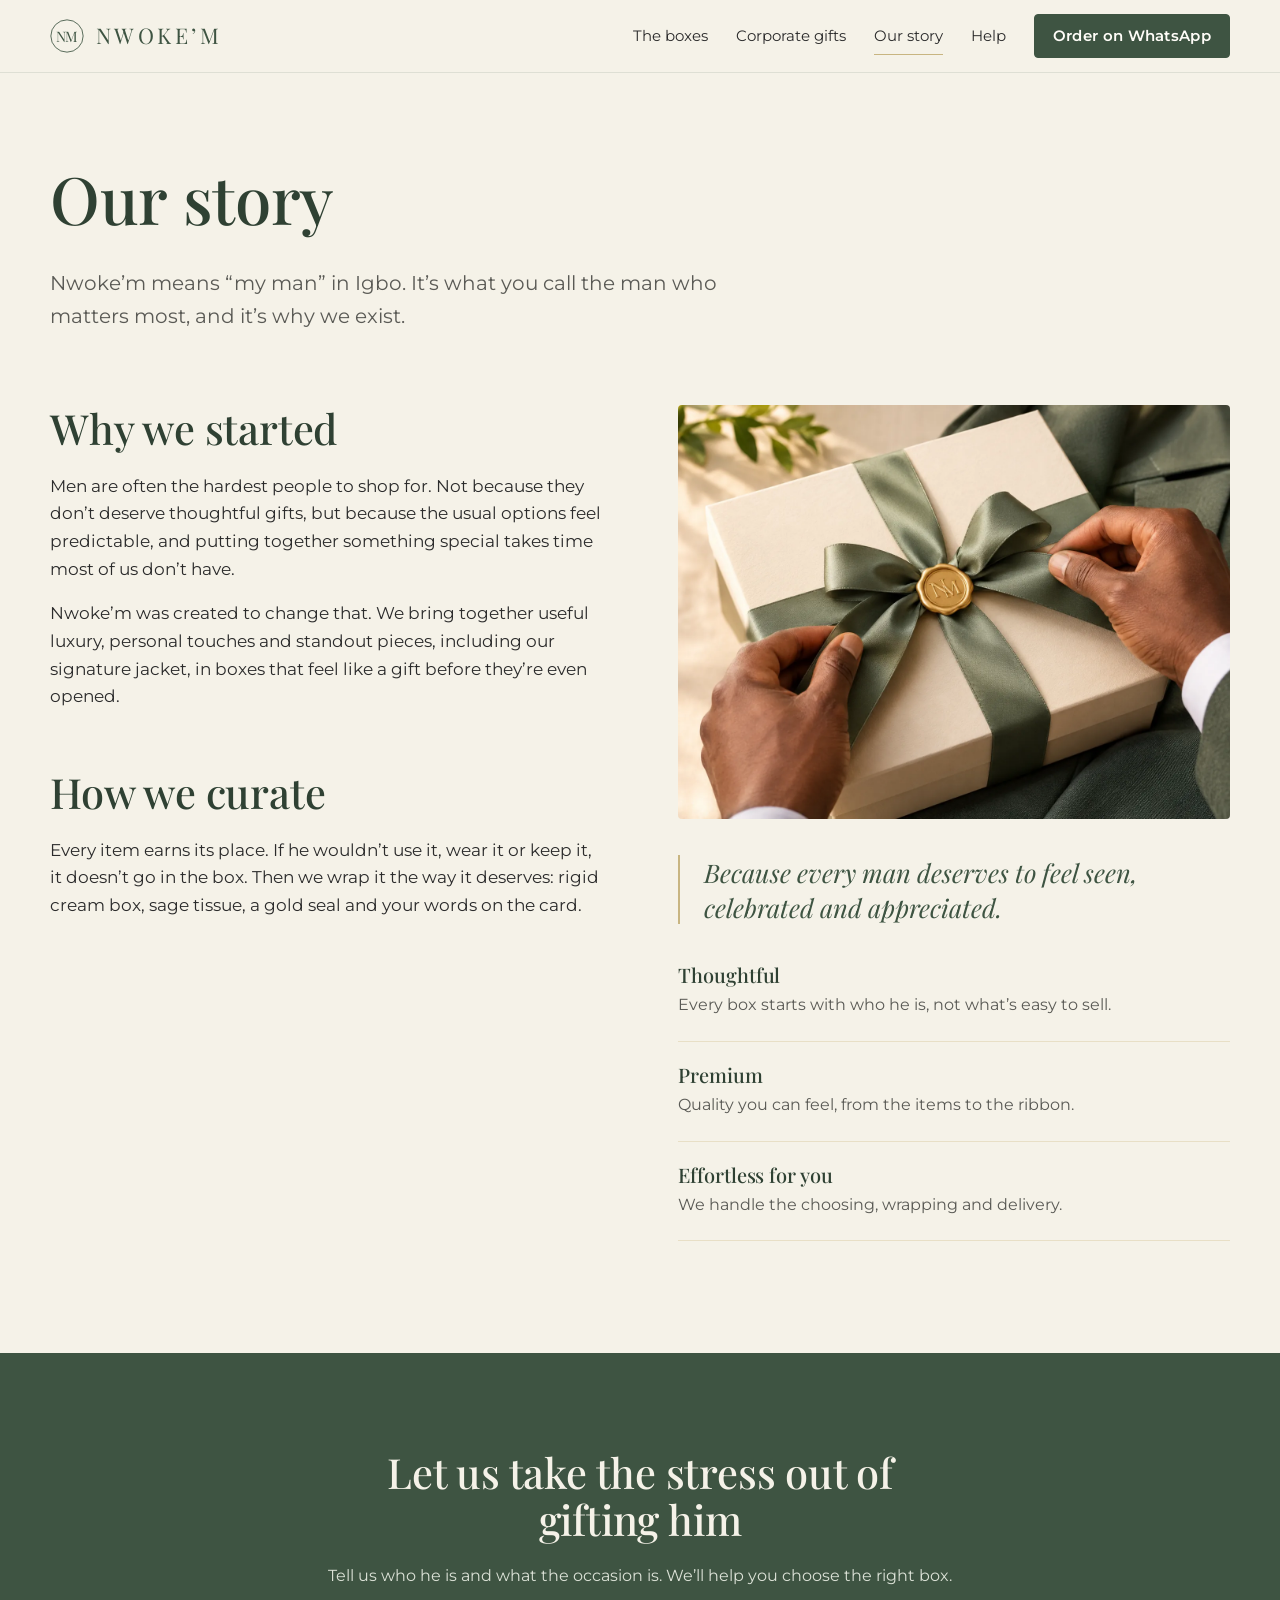
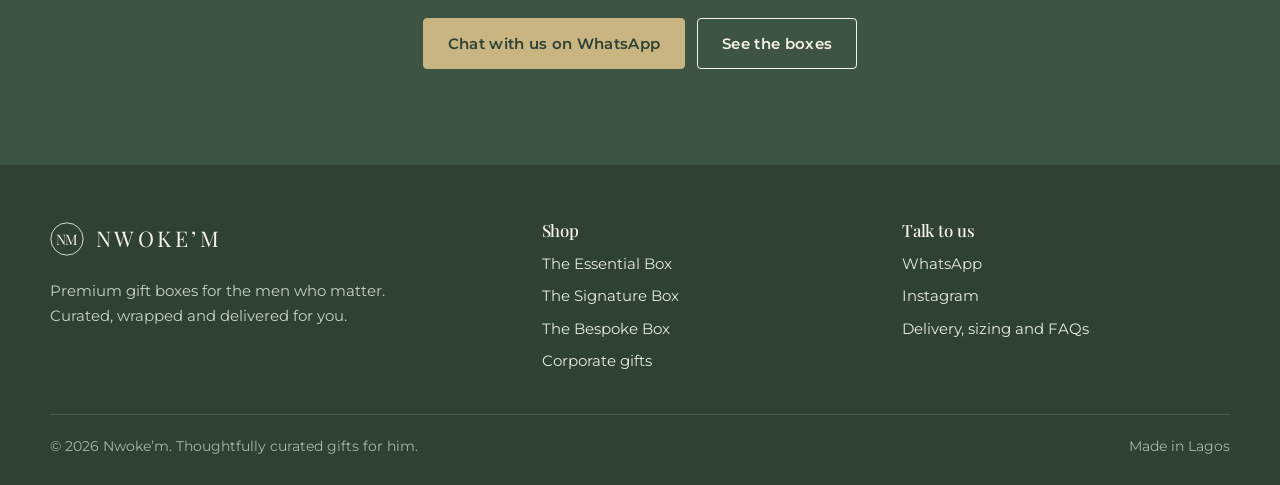
<file: story.html>
<!DOCTYPE html>
<html lang="en">
<head>
<meta charset="UTF-8">
<meta name="viewport" content="width=device-width, initial-scale=1">
<title>Our story | Nwoke’m</title>
<meta name="description" content="Nwoke’m means “my man” in Igbo. We curate premium gift boxes that make men feel seen, celebrated and appreciated.">
<meta name="theme-color" content="#3E5442">
<meta property="og:title" content="Our story | Nwoke’m">
<meta property="og:description" content="Nwoke’m means “my man” in Igbo. We curate premium gift boxes that make men feel seen, celebrated and appreciated.">
<meta property="og:type" content="website">
<meta property="og:image" content="https://nwokem.co/images/boxes/wrapping.jpg">
<meta name="twitter:card" content="summary_large_image">
<link rel="icon" type="image/svg+xml" href="/images/favicon.svg">
<link rel="preconnect" href="https://fonts.googleapis.com">
<link rel="preconnect" href="https://fonts.gstatic.com" crossorigin>
<link href="https://fonts.googleapis.com/css2?family=Montserrat:wght@400;500;600&family=Playfair+Display:ital,wght@0,400;0,500;1,400&display=swap" rel="stylesheet">
<link rel="stylesheet" href="/css/style.css">
</head>
<body>
<a class="skip" href="#main">Skip to content</a>
<header class="site-header">
  <div class="wrap header-row">
    <a class="wordmark" href="/" aria-label="Nwoke’m home"><svg viewBox="0 0 40 40" aria-hidden="true"><circle cx="20" cy="20" r="19" fill="none" stroke="currentColor" stroke-width="1"/><text x="20" y="26.5" text-anchor="middle" font-family="Playfair Display, Georgia, serif" font-size="17" fill="currentColor" letter-spacing="-1">NM</text></svg><span>Nwoke’m</span></a>
    <button class="menu-toggle" aria-expanded="false" aria-controls="nav">Menu</button>
    <nav class="nav" id="nav" aria-label="Main">
        <a href="/boxes">The boxes</a>
        <a href="/corporate">Corporate gifts</a>
        <a href="/story" aria-current="page">Our story</a>
        <a href="/help">Help</a>
        <a class="btn btn-solid" data-wa="Hi Nwoke’m, I’d like to order a gift box.">Order on WhatsApp</a>
    </nav>
  </div>
</header>
<main id="main">
<section class="page-hero">
  <div class="wrap">
    <h1>Our story</h1>
    <p>Nwoke’m means “my man” in Igbo. It’s what you call the man who matters most, and it’s why we exist.</p>
  </div>
</section>
<section class="section" style="padding-top:12px">
  <div class="wrap split">
    <div class="prose">
      <h2>Why we started</h2>
      <p>Men are often the hardest people to shop for. Not because they don’t deserve thoughtful gifts, but because the usual options feel predictable, and putting together something special takes time most of us don’t have.</p>
      <p>Nwoke’m was created to change that. We bring together useful luxury, personal touches and standout pieces, including our signature jacket, in boxes that feel like a gift before they’re even opened.</p>
      <h2>How we curate</h2>
      <p>Every item earns its place. If he wouldn’t use it, wear it or keep it, it doesn’t go in the box. Then we wrap it the way it deserves: rigid cream box, sage tissue, a gold seal and your words on the card.</p>
    </div>
    <div>
      <figure class="story-photo"><picture><source srcset="/images/boxes/wrapping.webp" type="image/webp"><img src="/images/boxes/wrapping.jpg" alt="Hands tying a sage-green ribbon around a cream Nwoke’m gift box sealed with a gold NM wax seal" width="1400" height="1050" loading="lazy" decoding="async"></picture></figure>
      <blockquote class="quote">Because every man deserves to feel seen, celebrated and appreciated.</blockquote>
      <ul class="values" style="margin-top:40px">
        <li><h3>Thoughtful</h3><p>Every box starts with who he is, not what’s easy to sell.</p></li>
        <li><h3>Premium</h3><p>Quality you can feel, from the items to the ribbon.</p></li>
        <li><h3>Effortless for you</h3><p>We handle the choosing, wrapping and delivery.</p></li>
      </ul>
    </div>
  </div>
</section>
<section class="cta-strip">
  <div class="wrap">
    <h2>Let us take the stress out of gifting him</h2>
    <p>Tell us who he is and what the occasion is. We’ll help you choose the right box.</p>
    <div class="btn-row">
      <a class="btn btn-gold" data-wa="Hi Nwoke’m, I need help choosing a gift box.">Chat with us on WhatsApp</a>
      <a class="btn btn-line" style="color:var(--cream);border-color:var(--cream)" href="/boxes">See the boxes</a>
    </div>
  </div>
</section>
</main>
<footer class="site-footer">
  <div class="wrap">
    <div class="footer-grid">
      <div>
        <a class="wordmark" href="/" aria-label="Nwoke’m home"><svg viewBox="0 0 40 40" aria-hidden="true"><circle cx="20" cy="20" r="19" fill="none" stroke="currentColor" stroke-width="1"/><text x="20" y="26.5" text-anchor="middle" font-family="Playfair Display, Georgia, serif" font-size="17" fill="currentColor" letter-spacing="-1">NM</text></svg><span>Nwoke’m</span></a>
        <p style="margin-top:16px;max-width:34ch">Premium gift boxes for the men who matter. Curated, wrapped and delivered for you.</p>
      </div>
      <div>
        <h4>Shop</h4>
        <ul>
          <li><a href="/boxes#essential">The Essential Box</a></li>
          <li><a href="/boxes#signature">The Signature Box</a></li>
          <li><a href="/boxes#bespoke">The Bespoke Box</a></li>
          <li><a href="/corporate">Corporate gifts</a></li>
        </ul>
      </div>
      <div>
        <h4>Talk to us</h4>
        <ul>
          <li><a data-wa="Hi Nwoke’m, I have a question.">WhatsApp</a></li>
          <li><a data-social="instagram" href="#">Instagram</a></li>
          <li><a data-social="tiktok" href="#">TikTok</a></li>
          <li><a data-social="email" href="#">Email</a></li>
          <li><a href="/help">Delivery, sizing and FAQs</a></li>
        </ul>
      </div>
    </div>
    <div class="footer-base">
      <span>© <span data-year>2026</span> Nwoke’m. Thoughtfully curated gifts for him.</span>
      <span>Made in Lagos</span>
    </div>
  </div>
</footer>
<script src="/js/config.js"></script>
<script src="/js/main.js"></script>
</body>
</html>
</file>
<file: css/style.css>
/* Nwoke'm — premium gifting for men */
:root {
  --cream: #F5F2E8;
  --sand: #E8DFC6;
  --sage: #8FA18D;
  --sage-soft: #DCE3D8;
  --forest: #3E5442;     /* deep green: text accents, dark sections */
  --forest-ink: #2F4133;
  --gold: #C8B581;
  --gold-deep: #8C7740;  /* gold dark enough for text on cream */
  --ink: #2B2B2B;
  --ink-soft: #5A5A55;
  --white: #FFFDF8;

  --serif: "Playfair Display", Georgia, "Times New Roman", serif;
  --sans: "Montserrat", "Helvetica Neue", Arial, sans-serif;

  --step--1: 0.875rem;
  --step-0: 1rem;
  --step-1: 1.25rem;
  --step-2: 1.6rem;
  --step-3: clamp(1.9rem, 1.4rem + 2vw, 2.6rem);
  --step-4: clamp(2.5rem, 1.6rem + 3.6vw, 4.1rem);

  --wrap: 1180px;
  --gutter: clamp(16px, 4vw, 40px);
  --radius: 4px;
}

*, *::before, *::after { box-sizing: border-box; }
html { scroll-behavior: smooth; -webkit-text-size-adjust: 100%; }
body {
  margin: 0;
  background: var(--cream);
  color: var(--ink);
  font-family: var(--sans);
  font-size: var(--step-0);
  line-height: 1.65;
  font-weight: 400;
}
img, svg { display: block; max-width: 100%; }
a { color: inherit; }
h1, h2, h3, h4 {
  font-family: var(--serif);
  font-weight: 500;
  line-height: 1.12;
  margin: 0 0 0.5em;
  color: var(--forest-ink);
  letter-spacing: -0.005em;
}
h1 { font-size: var(--step-4); }
h2 { font-size: var(--step-3); }
h3 { font-size: var(--step-2); }
p { margin: 0 0 1em; max-width: 64ch; }
:focus-visible { outline: 2px solid var(--forest); outline-offset: 3px; }

.wrap { width: min(var(--wrap), 100% - 2 * var(--gutter)); margin-inline: auto; }
.skip { position: absolute; left: -999px; top: 0; background: var(--forest); color: var(--white); padding: 8px 14px; z-index: 50; }
.skip:focus { left: 8px; top: 8px; }

/* ---------- Header ---------- */
.site-header {
  position: sticky; top: 0; z-index: 20;
  background: rgba(245, 242, 232, 0.94);
  backdrop-filter: blur(6px);
  border-bottom: 1px solid rgba(62, 84, 66, 0.12);
}
.header-row { display: flex; align-items: center; justify-content: space-between; gap: 24px; min-height: 72px; }
.wordmark {
  display: inline-flex; align-items: center; gap: 12px;
  text-decoration: none; color: var(--forest);
  font-family: var(--serif); font-size: 1.35rem; letter-spacing: 0.16em; text-transform: uppercase;
}
.wordmark svg { width: 34px; height: 34px; }
.nav { display: flex; align-items: center; gap: 28px; }
.nav a { text-decoration: none; font-size: 0.95rem; color: var(--ink); padding: 6px 0; border-bottom: 1px solid transparent; }
.nav a:hover, .nav a[aria-current="page"] { border-bottom-color: var(--gold); }
.menu-toggle { display: none; background: none; border: 1px solid rgba(62,84,66,.3); border-radius: var(--radius); padding: 8px 12px; font: inherit; font-size: 0.9rem; color: var(--forest); cursor: pointer; }

/* ---------- Buttons ---------- */
.btn {
  display: inline-flex; align-items: center; justify-content: center; gap: 10px;
  min-height: 48px; padding: 12px 24px;
  border-radius: var(--radius); border: 1px solid var(--forest);
  font-family: var(--sans); font-size: 0.95rem; font-weight: 600; letter-spacing: 0.02em;
  text-decoration: none; cursor: pointer; transition: background .2s, color .2s;
}
.btn-solid { background: var(--forest); color: var(--white); }
.btn-solid:hover { background: var(--forest-ink); }
.btn-line { background: transparent; color: var(--forest); }
.btn-line:hover { background: var(--forest); color: var(--white); }
.btn-gold { background: var(--gold); border-color: var(--gold); color: var(--forest-ink); }
.btn-gold:hover { background: #d6c595; }
.nav .btn { min-height: 40px; padding: 8px 18px; border-bottom: 1px solid var(--forest); }
.nav .btn-solid, .nav .btn-solid:hover { color: var(--white); }
.btn-row { display: flex; flex-wrap: wrap; gap: 12px; margin-top: 28px; }

/* ---------- Hero: the box that opens ---------- */
.hero { padding: clamp(48px, 8vw, 104px) 0 clamp(56px, 8vw, 96px); overflow: hidden; }
.hero-grid { display: grid; grid-template-columns: 1.05fr 1fr; gap: clamp(32px, 6vw, 80px); align-items: center; }
.hero-copy .lede { font-size: var(--step-1); color: var(--ink-soft); max-width: 34ch; }
.hero h1 { max-width: 12ch; }

.giftbox { position: relative; width: min(460px, 100%); aspect-ratio: 1 / 0.95; margin-inline: auto; }
.giftbox .base {
  position: absolute; inset: 34% 4% 0 4%;
  background: linear-gradient(180deg, var(--white), #EFE9D9);
  border-radius: 3px;
  box-shadow: 0 30px 50px -28px rgba(47, 65, 51, 0.45), inset 0 -10px 0 rgba(200, 181, 129, 0.12);
}
.giftbox .base::before { /* sage ribbon down the front */
  content: ""; position: absolute; left: 50%; top: 0; bottom: 0; width: 13%; transform: translateX(-50%);
  background: var(--sage);
}
.giftbox .card {
  position: absolute; left: 14%; right: 14%; top: 20%; min-height: 46%; z-index: 1;
  background: var(--white); border: 1px solid var(--sand);
  padding: 7% 8%; text-align: center;
  font-family: var(--serif); color: var(--forest-ink);
  box-shadow: 0 10px 24px -16px rgba(0,0,0,.35);
  animation: card-rise 1.1s cubic-bezier(.2,.7,.2,1) .55s both;
}
.giftbox .card small { display: block; font-family: var(--sans); font-size: 0.72rem; letter-spacing: 0.2em; color: var(--gold-deep); margin-bottom: 8px; }
.giftbox .card strong { display: block; font-weight: 500; font-size: clamp(1.1rem, 2.4vw, 1.5rem); margin-bottom: 6px; }
.giftbox .card span { display: block; font-style: italic; font-size: clamp(0.8rem, 1.6vw, 0.95rem); color: var(--ink-soft); }
.giftbox .lid {
  position: absolute; left: 0; right: 0; top: 24%; height: 20%;
  background: linear-gradient(180deg, #FBF8EF, var(--sand));
  border-radius: 3px;
  box-shadow: 0 16px 24px -18px rgba(47,65,51,.55);
  transform-origin: 85% 100%;
  animation: lid-open 1.2s cubic-bezier(.3,.6,.2,1) .25s both;
}
.giftbox .lid::before { content: ""; position: absolute; left: 50%; top: 0; bottom: 0; width: 12%; transform: translateX(-50%); background: var(--sage); }
.giftbox .seal {
  position: absolute; left: 50%; top: 50%; width: 22%; aspect-ratio: 1; transform: translate(-50%, -50%);
  border-radius: 50%; background: radial-gradient(circle at 35% 30%, #D8C997, var(--gold) 55%, #A99258);
  display: grid; place-items: center; color: var(--forest-ink); font-family: var(--serif); font-size: clamp(0.8rem, 1.8vw, 1.05rem); letter-spacing: 0.04em;
  box-shadow: 0 3px 6px rgba(0,0,0,.18);
}
@keyframes lid-open {
  from { transform: none; }
  to { transform: translate(18%, -118%) rotate(9deg); }
}
@keyframes card-rise {
  from { transform: translateY(40%); opacity: 0; }
  to { transform: none; opacity: 1; }
}
@media (prefers-reduced-motion: reduce) {
  .giftbox .lid { animation: none; transform: translate(18%, -118%) rotate(9deg); }
  .giftbox .card { animation: none; }
  html { scroll-behavior: auto; }
}

/* ---------- Meaning ---------- */
.meaning { background: var(--forest); color: var(--cream); padding: clamp(56px, 8vw, 96px) 0; }
.meaning-grid { display: grid; grid-template-columns: auto 1fr; gap: clamp(24px, 6vw, 72px); align-items: start; }
.meaning .term { font-family: var(--serif); font-size: var(--step-4); line-height: 1; color: var(--cream); margin: 0; }
.meaning .term em { display: block; font-size: var(--step-1); color: var(--gold); margin-top: 14px; font-style: italic; }
.meaning p { font-size: var(--step-1); line-height: 1.6; color: #E6E9DF; max-width: 46ch; font-family: var(--serif); }
.meaning p + p { font-family: var(--sans); font-size: var(--step-0); color: #C9D2C6; }

/* ---------- Sections ---------- */
.section { padding: clamp(64px, 9vw, 112px) 0; }
.section-head { max-width: 640px; margin-bottom: clamp(32px, 5vw, 56px); }
.section-head p { color: var(--ink-soft); font-size: 1.05rem; }
.page-hero { padding: clamp(48px, 7vw, 88px) 0 clamp(24px, 4vw, 40px); }
.page-hero p { font-size: var(--step-1); color: var(--ink-soft); max-width: 52ch; }

/* ---------- Boxes ---------- */
.box-feature {
  display: grid; grid-template-columns: 1fr 1.1fr; gap: 0;
  background: var(--forest); color: var(--cream); border-radius: var(--radius); overflow: hidden;
}
.box-feature .art { background: var(--sage-soft); display: grid; place-items: center; padding: clamp(28px, 5vw, 56px); min-height: 340px; }
.box-feature .body { padding: clamp(28px, 5vw, 56px); }
.box-feature h3 { color: var(--cream); font-size: var(--step-3); }
.box-feature p { color: #DCE2D7; }
.tier { font-family: var(--serif); font-style: italic; color: var(--gold); font-size: 1.05rem; margin-bottom: 6px; display: block; }
.price { font-family: var(--serif); font-size: 1.5rem; margin: 18px 0 4px; display: block; }
.box-feature .price { color: var(--cream); }
.contents { list-style: none; padding: 0; margin: 20px 0 0; display: grid; grid-template-columns: 1fr 1fr; gap: 10px 24px; }
.contents li { padding-left: 18px; position: relative; font-size: 0.95rem; }
.contents li::before { content: ""; position: absolute; left: 0; top: 0.62em; width: 7px; height: 7px; transform: rotate(45deg); background: var(--gold); }
.box-feature .contents li { color: #EEF0E8; }

.box-pair { display: grid; grid-template-columns: 1fr 1fr; gap: clamp(20px, 3vw, 32px); margin-top: clamp(20px, 3vw, 32px); }
.box-small { background: var(--white); border: 1px solid var(--sand); border-radius: var(--radius); padding: clamp(24px, 4vw, 40px); display: flex; flex-direction: column; }
.box-small .art { background: var(--cream); border-radius: 2px; display: grid; place-items: center; padding: 28px; margin-bottom: 24px; min-height: 200px; }
.box-small .tier { color: var(--gold-deep); }
.box-small .best { color: var(--ink-soft); font-size: 0.92rem; }
.box-small .btn-row { margin-top: auto; padding-top: 20px; }
.best { font-size: 0.95rem; }
.best b { font-weight: 600; }

/* photos */
.art.photo { padding: 0; min-height: 0; background: var(--sand); overflow: hidden; display: block; }
.art.photo picture, .art.photo img { display: block; width: 100%; height: 100%; }
.art.photo img { object-fit: cover; aspect-ratio: 4 / 3; }
.box-feature .art.photo img { aspect-ratio: auto; min-height: 100%; }
.box-small .art.photo { margin-bottom: 24px; }
.detail .art.photo, .detail.hero-box .art.photo { border: 0; padding: 0; min-height: 0; display: block; background: var(--sand); }
.story-photo { margin: 0 0 36px; border-radius: var(--radius); overflow: hidden; }
.story-photo img { width: 100%; height: auto; aspect-ratio: 4 / 3; object-fit: cover; }

/* mini box illustration */
.mini-box { position: relative; width: 190px; aspect-ratio: 1.25; }
.mini-box .b { position: absolute; inset: 22% 0 0 0; background: linear-gradient(180deg, var(--white), #EFE9D9); border-radius: 2px; box-shadow: 0 18px 30px -20px rgba(47,65,51,.5); }
.mini-box .l { position: absolute; left: -4%; right: -4%; top: 10%; height: 22%; background: linear-gradient(180deg, #FBF8EF, var(--sand)); border-radius: 2px; box-shadow: 0 8px 12px -10px rgba(0,0,0,.3); }
.mini-box .b::before, .mini-box .l::before { content: ""; position: absolute; top: 0; bottom: 0; left: 50%; width: 13%; transform: translateX(-50%); background: var(--sage); }
.mini-box .s { position: absolute; left: 50%; top: 21%; width: 20%; aspect-ratio: 1; transform: translate(-50%, -50%); border-radius: 50%; background: radial-gradient(circle at 35% 30%, #D8C997, var(--gold) 55%, #A99258); z-index: 2; }
.mini-box.lg { width: 260px; }
.mini-box.forest .b, .mini-box.forest .l { background: linear-gradient(180deg, #4D6651, var(--forest)); }
.mini-box.forest .b::before, .mini-box.forest .l::before { background: var(--gold); opacity: .85; }
.mini-box.open .l { transform: translate(14%, -60%) rotate(8deg); }

/* ---------- Steps (a real sequence) ---------- */
.steps { list-style: none; padding: 0; margin: 0; display: grid; grid-template-columns: repeat(3, 1fr); gap: clamp(24px, 4vw, 48px); counter-reset: step; }
.steps li { counter-increment: step; border-top: 1px solid var(--gold); padding-top: 20px; }
.steps li::before { content: counter(step); display: block; font-family: var(--serif); font-size: 2.4rem; line-height: 1; color: var(--gold-deep); margin-bottom: 14px; }
.steps h3 { font-size: 1.35rem; }
.steps p { color: var(--ink-soft); font-size: 0.97rem; }

/* ---------- Occasions ---------- */
.occasions { background: var(--sand); }
.occasion-list { list-style: none; padding: 0; margin: 0; display: flex; flex-wrap: wrap; gap: 12px 14px; }
.occasion-list li { font-family: var(--serif); font-size: clamp(1.15rem, 1rem + 0.8vw, 1.6rem); color: var(--forest-ink); padding: 10px 20px; border: 1px solid rgba(62,84,66,.25); border-radius: 999px; background: rgba(255,253,248,.55); }

/* ---------- Corporate band ---------- */
.band { background: var(--sage-soft); }
.band-grid { display: grid; grid-template-columns: 1.2fr 1fr; gap: clamp(24px, 5vw, 64px); align-items: center; }
.band ul { margin: 0; padding-left: 1.1em; color: var(--ink-soft); }
.band li { margin-bottom: 6px; }

/* ---------- Two column text pages ---------- */
.split { display: grid; grid-template-columns: 1fr 1fr; gap: clamp(32px, 6vw, 80px); align-items: start; }
.split > *, .detail > *, .hero-grid > *, .band-grid > * { min-width: 0; }
.prose p { font-size: 1.05rem; }
.prose h2 { margin-top: 1.4em; }
.prose h2:first-child { margin-top: 0; }
.quote { font-family: var(--serif); font-style: italic; font-size: var(--step-2); line-height: 1.35; color: var(--forest); border-left: 2px solid var(--gold); padding-left: 24px; margin: 0; }

.values { list-style: none; padding: 0; margin: 0; display: grid; gap: 22px; }
.values li { padding-bottom: 22px; border-bottom: 1px solid var(--sand); }
.values h3 { font-size: 1.25rem; margin-bottom: 6px; }
.values p { color: var(--ink-soft); margin: 0; }

/* ---------- Detail rows (boxes page) ---------- */
.detail { display: grid; grid-template-columns: 0.9fr 1.1fr; gap: clamp(28px, 5vw, 64px); align-items: center; padding: clamp(40px, 6vw, 72px) 0; border-top: 1px solid var(--sand); }
.detail:first-of-type { border-top: 0; }
.detail .art { background: var(--white); border: 1px solid var(--sand); border-radius: var(--radius); display: grid; place-items: center; min-height: 320px; padding: 32px; }
.detail.hero-box .art { background: var(--forest); border-color: var(--forest); }
.detail .tier { color: var(--gold-deep); }
.detail .price { color: var(--forest-ink); }
.note { font-size: 0.9rem; color: var(--ink-soft); }
.addons { background: var(--white); border: 1px solid var(--sand); border-radius: var(--radius); padding: clamp(24px, 4vw, 40px); }
.addons ul { margin: 0; padding-left: 1.1em; columns: 2; column-gap: 40px; }
.addons li { margin-bottom: 8px; break-inside: avoid; }

/* ---------- Forms ---------- */
.form { display: grid; gap: 18px; }
.form .row { display: grid; grid-template-columns: 1fr 1fr; gap: 18px; }
.field { display: grid; gap: 6px; }
.field label { font-size: 0.88rem; font-weight: 600; color: var(--forest-ink); }
.field input, .field select, .field textarea {
  font: inherit; font-size: 1rem; color: var(--ink);
  background: var(--white); border: 1px solid #CFC6AD; border-radius: var(--radius);
  padding: 12px 14px; min-height: 48px; width: 100%;
}
.field textarea { min-height: 120px; resize: vertical; }
.field input:focus, .field select:focus, .field textarea:focus { outline: 2px solid var(--forest); outline-offset: 1px; border-color: var(--forest); }
.form-done { background: var(--sage-soft); padding: 14px 16px; border-radius: var(--radius); color: var(--forest-ink); margin: 0; }
.form-card { background: var(--white); border: 1px solid var(--sand); border-radius: var(--radius); padding: clamp(24px, 4vw, 44px); }

/* ---------- FAQ ---------- */
.faq { display: grid; gap: 0; border-top: 1px solid var(--sand); }
.faq details { border-bottom: 1px solid var(--sand); padding: 4px 0; }
.faq summary { cursor: pointer; list-style: none; padding: 18px 40px 18px 0; position: relative; font-family: var(--serif); font-size: 1.2rem; color: var(--forest-ink); }
.faq summary::-webkit-details-marker { display: none; }
.faq summary::after { content: "+"; position: absolute; right: 6px; top: 50%; transform: translateY(-50%); font-family: var(--sans); font-size: 1.4rem; color: var(--gold-deep); transition: transform .2s; }
.faq details[open] summary::after { transform: translateY(-50%) rotate(45deg); }
.faq details p { color: var(--ink-soft); padding-bottom: 12px; }

/* ---------- Size table ---------- */
.table-wrap { overflow-x: auto; }
table.sizes { width: 100%; border-collapse: collapse; min-width: 420px; background: var(--white); }
.sizes th, .sizes td { text-align: left; padding: 12px 16px; border-bottom: 1px solid var(--sand); font-size: 0.95rem; }
.sizes th { font-weight: 600; color: var(--forest-ink); background: var(--sand); }

/* ---------- CTA strip ---------- */
.cta-strip { background: var(--forest); color: var(--cream); text-align: center; padding: clamp(56px, 8vw, 96px) 0; }
.cta-strip h2 { color: var(--cream); max-width: 20ch; margin-inline: auto; }
.cta-strip p { color: #DCE2D7; margin-inline: auto; }
.cta-strip .btn-row { justify-content: center; }

/* ---------- Footer ---------- */
.site-footer { background: var(--forest-ink); color: #C9D2C6; padding: 56px 0 28px; font-size: 0.93rem; }
.footer-grid { display: grid; grid-template-columns: 1.4fr 1fr 1fr; gap: 32px; }
.site-footer .wordmark { color: var(--cream); }
.site-footer h4 { color: var(--cream); font-size: 1.05rem; margin-bottom: 12px; }
.site-footer ul { list-style: none; padding: 0; margin: 0; display: grid; gap: 8px; }
.site-footer a { color: #E6E9DF; text-decoration: none; }
.site-footer a:hover { text-decoration: underline; text-decoration-color: var(--gold); }
.footer-base { border-top: 1px solid rgba(255,255,255,.12); margin-top: 40px; padding-top: 20px; display: flex; justify-content: space-between; gap: 16px; flex-wrap: wrap; color: #A9B5A6; font-size: 0.85rem; }

/* ---------- Toast ---------- */
.toast { position: fixed; left: 50%; bottom: 24px; transform: translate(-50%, 140%); background: var(--forest-ink); color: var(--cream); padding: 14px 20px; border-radius: var(--radius); max-width: calc(100% - 32px); font-size: 0.92rem; transition: transform .3s; z-index: 60; }
.toast.show { transform: translate(-50%, 0); }

/* ---------- Pre-launch page ---------- */
.soon { min-height: 100vh; display: grid; grid-template-rows: auto 1fr auto; background: var(--cream); }
.soon-main { display: grid; place-items: center; text-align: center; padding: 48px 0; }
.soon-main h1 { margin-inline: auto; max-width: 14ch; }
.soon-main p { margin-inline: auto; color: var(--ink-soft); font-size: var(--step-1); max-width: 40ch; }
.soon-main .btn-row { justify-content: center; }
.soon .giftbox { width: min(300px, 70vw); margin-bottom: 36px; }
.soon-top, .soon-foot { padding: 24px 0; text-align: center; }
.soon-foot { font-size: 0.85rem; color: var(--ink-soft); }

/* ---------- Responsive ---------- */
@media (max-width: 920px) {
  .nav { position: fixed; inset: 72px 0 auto 0; background: var(--cream); flex-direction: column; align-items: stretch; gap: 0; padding: 8px var(--gutter) 24px; border-bottom: 1px solid var(--sand); display: none; }
  .nav a { padding: 14px 0; border-bottom: 1px solid var(--sand); }
  .nav .btn { margin-top: 16px; }
  .menu-open .nav { display: flex; }
  .menu-toggle { display: inline-block; }
  .hero-grid, .box-feature, .band-grid, .split, .detail, .meaning-grid { grid-template-columns: 1fr; }
  .hero-art { order: -1; }
  .hero .giftbox { width: min(340px, 86%); }
  .box-pair, .footer-grid { grid-template-columns: 1fr; }
  .steps { grid-template-columns: 1fr; }
  .detail .art { min-height: 240px; }
}
@media (max-width: 560px) {
  .contents { grid-template-columns: 1fr; }
  .form .row { grid-template-columns: 1fr; }
  .addons ul { columns: 1; }
  .btn-row .btn { flex: 1 1 100%; }
  .wordmark { font-size: 1.1rem; letter-spacing: 0.13em; }
}
</file>
